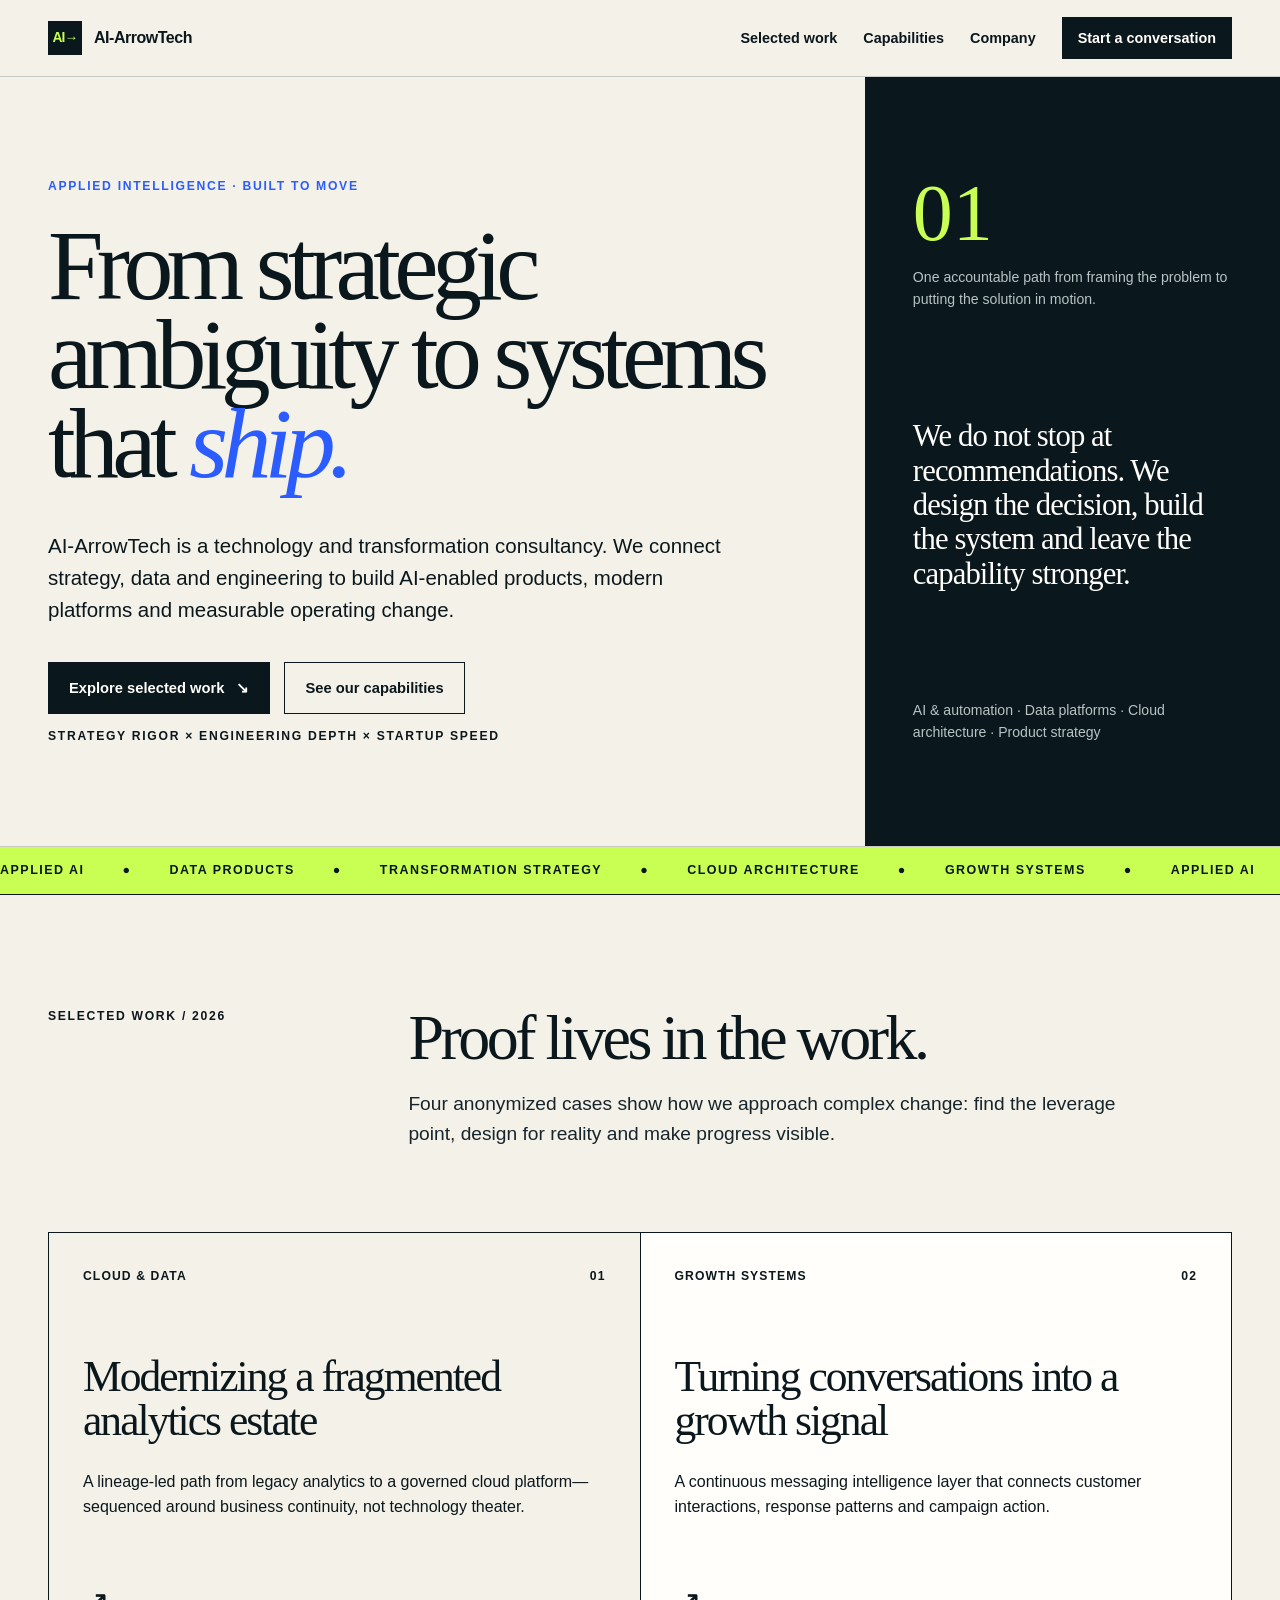
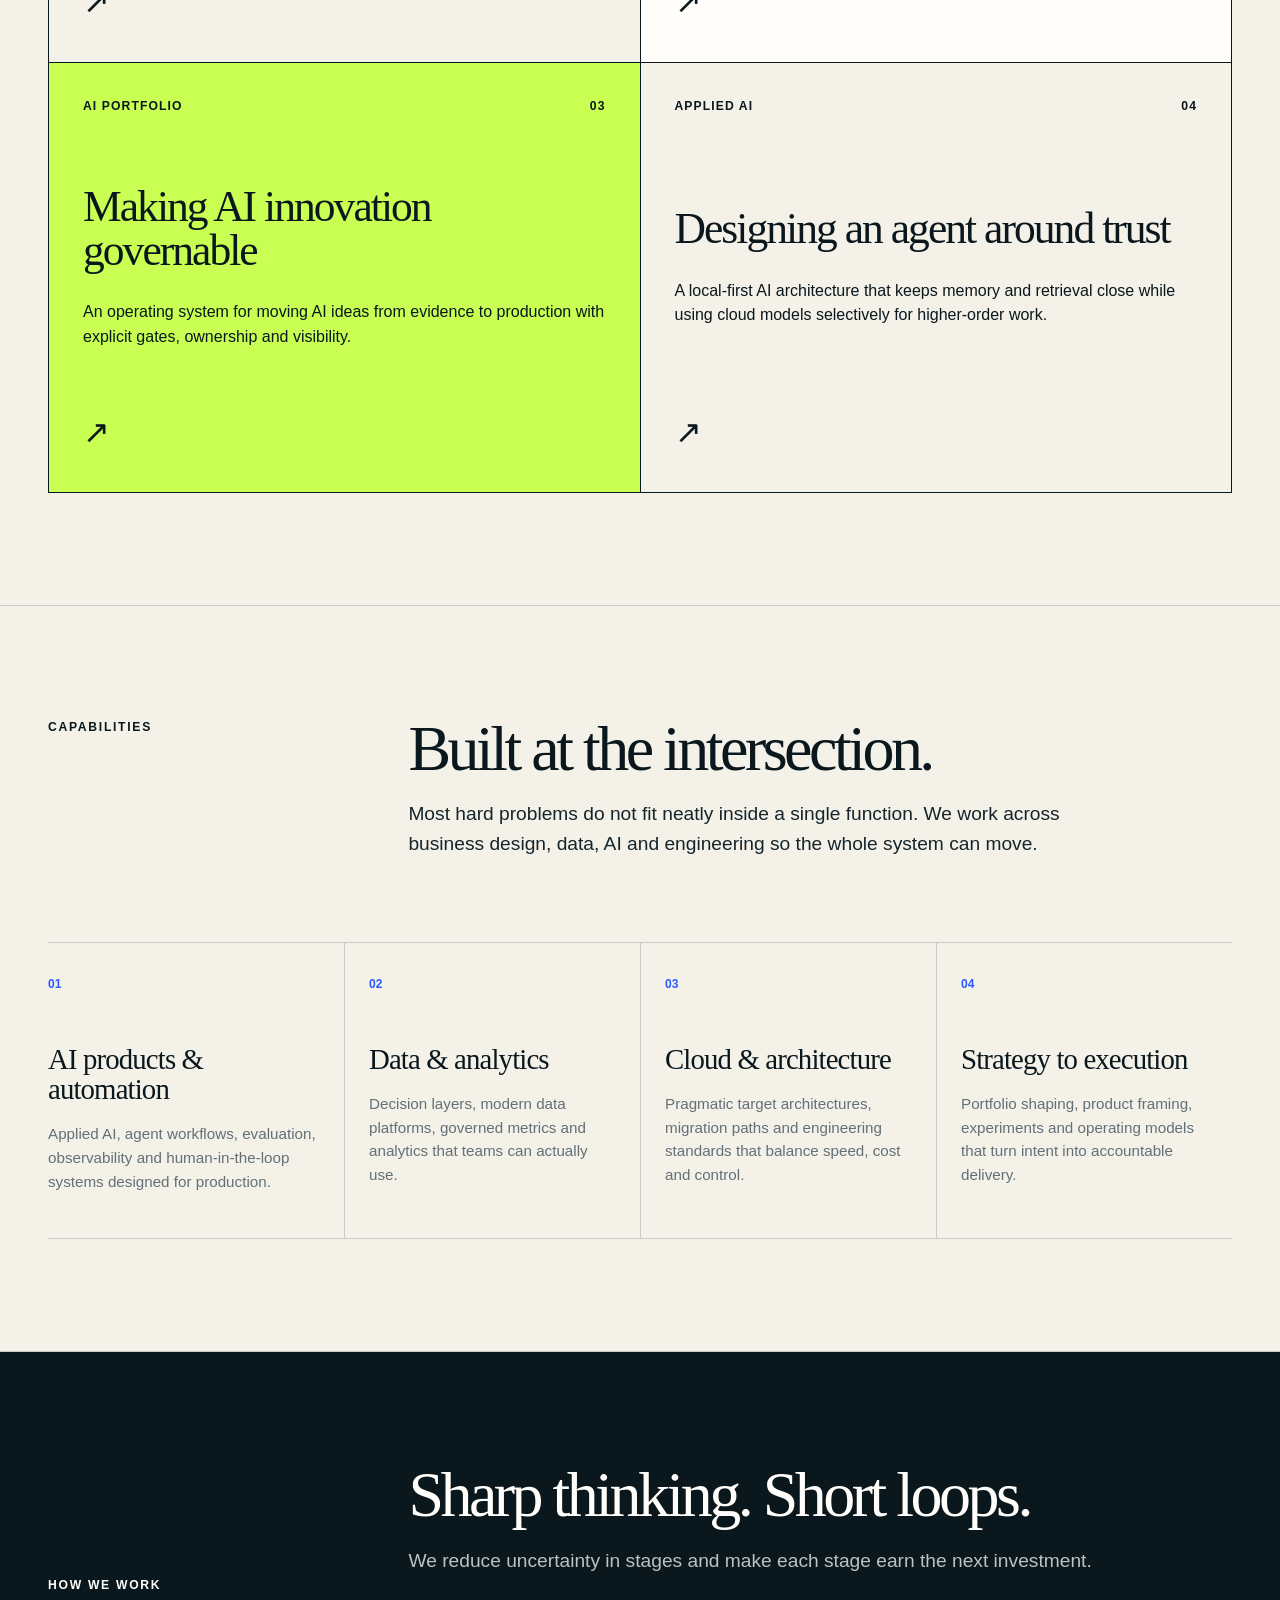
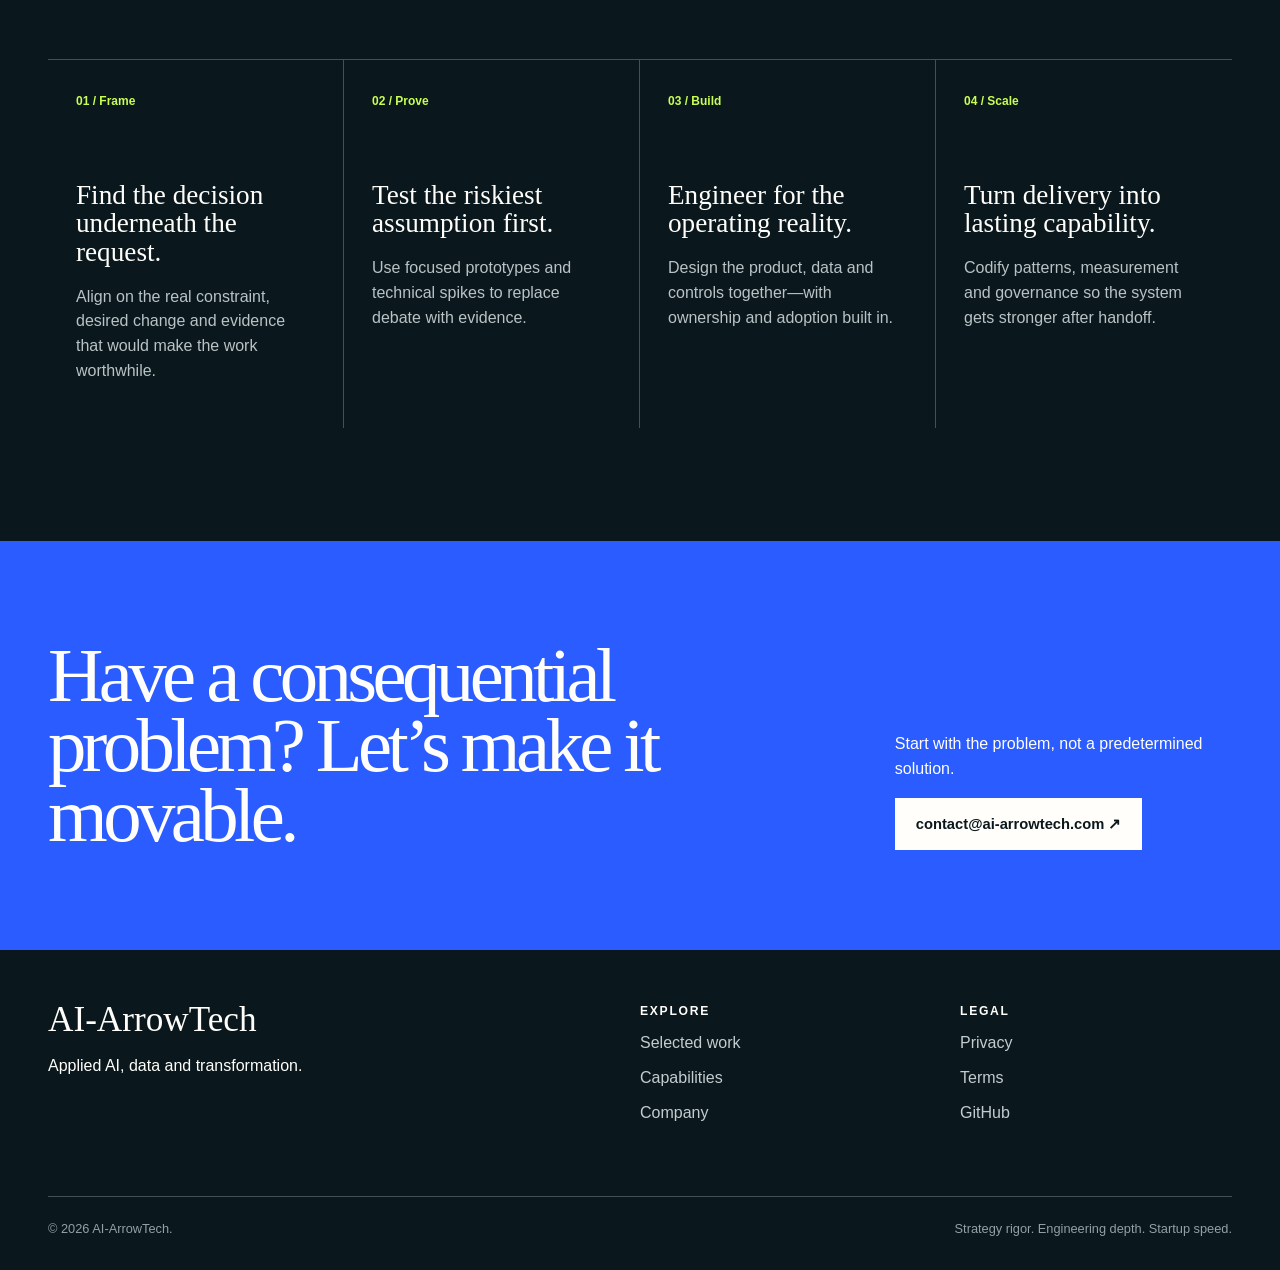
<file: index.html>
<!doctype html>
<html lang="en">
<head>
  <meta charset="utf-8">
  <meta name="viewport" content="width=device-width, initial-scale=1">
  <title>AI-ArrowTech — Applied AI, Data & Transformation</title>
  <meta name="description" content="AI-ArrowTech turns strategic ambiguity into applied AI, data products and transformation programs that ship.">
  <link rel="icon" href="favicon.svg" type="image/svg+xml">
  <link rel="stylesheet" href="styles.css">
</head>
<body>
  <a class="skip-link" href="#main">Skip to content</a>
  <header class="site-header">
    <nav class="nav" aria-label="Primary navigation">
      <a class="brand" href="index.html"><span class="brand-mark">AI→</span><span>AI-ArrowTech</span></a>
      <button class="menu-button" aria-expanded="false" aria-controls="nav-links">Menu</button>
      <div class="nav-links" id="nav-links">
        <a href="#work">Selected work</a><a href="#capabilities">Capabilities</a><a href="company.html">Company</a><a class="nav-cta" href="mailto:contact@ai-arrowtech.com">Start a conversation</a>
      </div>
    </nav>
  </header>

  <main id="main">
    <section class="hero">
      <div class="hero-main">
        <div>
          <span class="eyebrow kicker">Applied intelligence · Built to move</span>
          <h1>From strategic ambiguity to systems that <em>ship.</em></h1>
          <p class="hero-intro">AI-ArrowTech is a technology and transformation consultancy. We connect strategy, data and engineering to build AI-enabled products, modern platforms and measurable operating change.</p>
          <div class="hero-actions">
            <a class="button button-primary" href="#work">Explore selected work <span aria-hidden="true">↘</span></a>
            <a class="button button-ghost" href="#capabilities">See our capabilities</a>
          </div>
        </div>
        <p class="eyebrow">Strategy rigor × engineering depth × startup speed</p>
      </div>
      <aside class="hero-side">
        <div><span class="number">01</span><p class="mini">One accountable path from framing the problem to putting the solution in motion.</p></div>
        <p class="manifesto">We do not stop at recommendations. We design the decision, build the system and leave the capability stronger.</p>
        <p class="mini">AI & automation · Data platforms · Cloud architecture · Product strategy</p>
      </aside>
    </section>

    <div class="marquee" aria-hidden="true"><div class="marquee-track">
      <span>Applied AI</span><span>●</span><span>Data Products</span><span>●</span><span>Transformation Strategy</span><span>●</span><span>Cloud Architecture</span><span>●</span><span>Growth Systems</span><span>●</span><span>Applied AI</span><span>●</span><span>Data Products</span><span>●</span><span>Transformation Strategy</span><span>●</span><span>Cloud Architecture</span><span>●</span><span>Growth Systems</span><span>●</span>
    </div></div>

    <section class="section" id="work">
      <div class="container">
        <div class="section-head">
          <span class="eyebrow">Selected work / 2026</span>
          <div><h2>Proof lives in the work.</h2><p class="section-lead">Four anonymized cases show how we approach complex change: find the leverage point, design for reality and make progress visible.</p></div>
        </div>
        <div class="case-grid">
          <a class="case-card" href="cases/data-platform-modernization.html">
            <div class="case-meta"><span>Cloud & data</span><span>01</span></div>
            <div><h3>Modernizing a fragmented analytics estate</h3><p>A lineage-led path from legacy analytics to a governed cloud platform—sequenced around business continuity, not technology theater.</p></div>
            <span class="case-arrow" aria-hidden="true">↗</span>
          </a>
          <a class="case-card" href="cases/conversation-intelligence.html">
            <div class="case-meta"><span>Growth systems</span><span>02</span></div>
            <div><h3>Turning conversations into a growth signal</h3><p>A continuous messaging intelligence layer that connects customer interactions, response patterns and campaign action.</p></div>
            <span class="case-arrow" aria-hidden="true">↗</span>
          </a>
          <a class="case-card" href="cases/ai-product-operating-system.html">
            <div class="case-meta"><span>AI portfolio</span><span>03</span></div>
            <div><h3>Making AI innovation governable</h3><p>An operating system for moving AI ideas from evidence to production with explicit gates, ownership and visibility.</p></div>
            <span class="case-arrow" aria-hidden="true">↗</span>
          </a>
          <a class="case-card" href="cases/hybrid-agent-architecture.html">
            <div class="case-meta"><span>Applied AI</span><span>04</span></div>
            <div><h3>Designing an agent around trust</h3><p>A local-first AI architecture that keeps memory and retrieval close while using cloud models selectively for higher-order work.</p></div>
            <span class="case-arrow" aria-hidden="true">↗</span>
          </a>
        </div>
      </div>
    </section>

    <section class="section" id="capabilities">
      <div class="container">
        <div class="section-head">
          <span class="eyebrow">Capabilities</span>
          <div><h2>Built at the intersection.</h2><p class="section-lead">Most hard problems do not fit neatly inside a single function. We work across business design, data, AI and engineering so the whole system can move.</p></div>
        </div>
        <div class="capabilities">
          <article class="capability"><span class="index">01</span><h3>AI products & automation</h3><p>Applied AI, agent workflows, evaluation, observability and human-in-the-loop systems designed for production.</p></article>
          <article class="capability"><span class="index">02</span><h3>Data & analytics</h3><p>Decision layers, modern data platforms, governed metrics and analytics that teams can actually use.</p></article>
          <article class="capability"><span class="index">03</span><h3>Cloud & architecture</h3><p>Pragmatic target architectures, migration paths and engineering standards that balance speed, cost and control.</p></article>
          <article class="capability"><span class="index">04</span><h3>Strategy to execution</h3><p>Portfolio shaping, product framing, experiments and operating models that turn intent into accountable delivery.</p></article>
        </div>
      </div>
    </section>

    <section class="section method">
      <div class="container">
        <div class="section-head"><span class="eyebrow">How we work</span><div><h2>Sharp thinking. Short loops.</h2><p class="section-lead">We reduce uncertainty in stages and make each stage earn the next investment.</p></div></div>
        <div class="steps">
          <article class="step"><strong>01 / Frame</strong><h3>Find the decision underneath the request.</h3><p>Align on the real constraint, desired change and evidence that would make the work worthwhile.</p></article>
          <article class="step"><strong>02 / Prove</strong><h3>Test the riskiest assumption first.</h3><p>Use focused prototypes and technical spikes to replace debate with evidence.</p></article>
          <article class="step"><strong>03 / Build</strong><h3>Engineer for the operating reality.</h3><p>Design the product, data and controls together—with ownership and adoption built in.</p></article>
          <article class="step"><strong>04 / Scale</strong><h3>Turn delivery into lasting capability.</h3><p>Codify patterns, measurement and governance so the system gets stronger after handoff.</p></article>
        </div>
      </div>
    </section>

    <section class="cta-band"><div class="container cta-row"><h2>Have a consequential problem? Let’s make it movable.</h2><div><p>Start with the problem, not a predetermined solution.</p><a class="button" href="mailto:contact@ai-arrowtech.com">contact@ai-arrowtech.com ↗</a></div></div></section>
  </main>

  <footer class="site-footer"><div class="container"><div class="footer-grid"><div><div class="footer-brand">AI-ArrowTech</div><p>Applied AI, data and transformation.</p></div><div class="footer-links"><span class="eyebrow">Explore</span><a href="#work">Selected work</a><a href="#capabilities">Capabilities</a><a href="company.html">Company</a></div><div class="footer-links"><span class="eyebrow">Legal</span><a href="privacy.html">Privacy</a><a href="terms.html">Terms</a><a href="https://github.com/AI-ArrowTech">GitHub</a></div></div><div class="footer-bottom"><span>© <span data-year></span> AI-ArrowTech.</span><span>Strategy rigor. Engineering depth. Startup speed.</span></div></div></footer>
  <script src="script.js"></script>
</body>
</html>
</file>
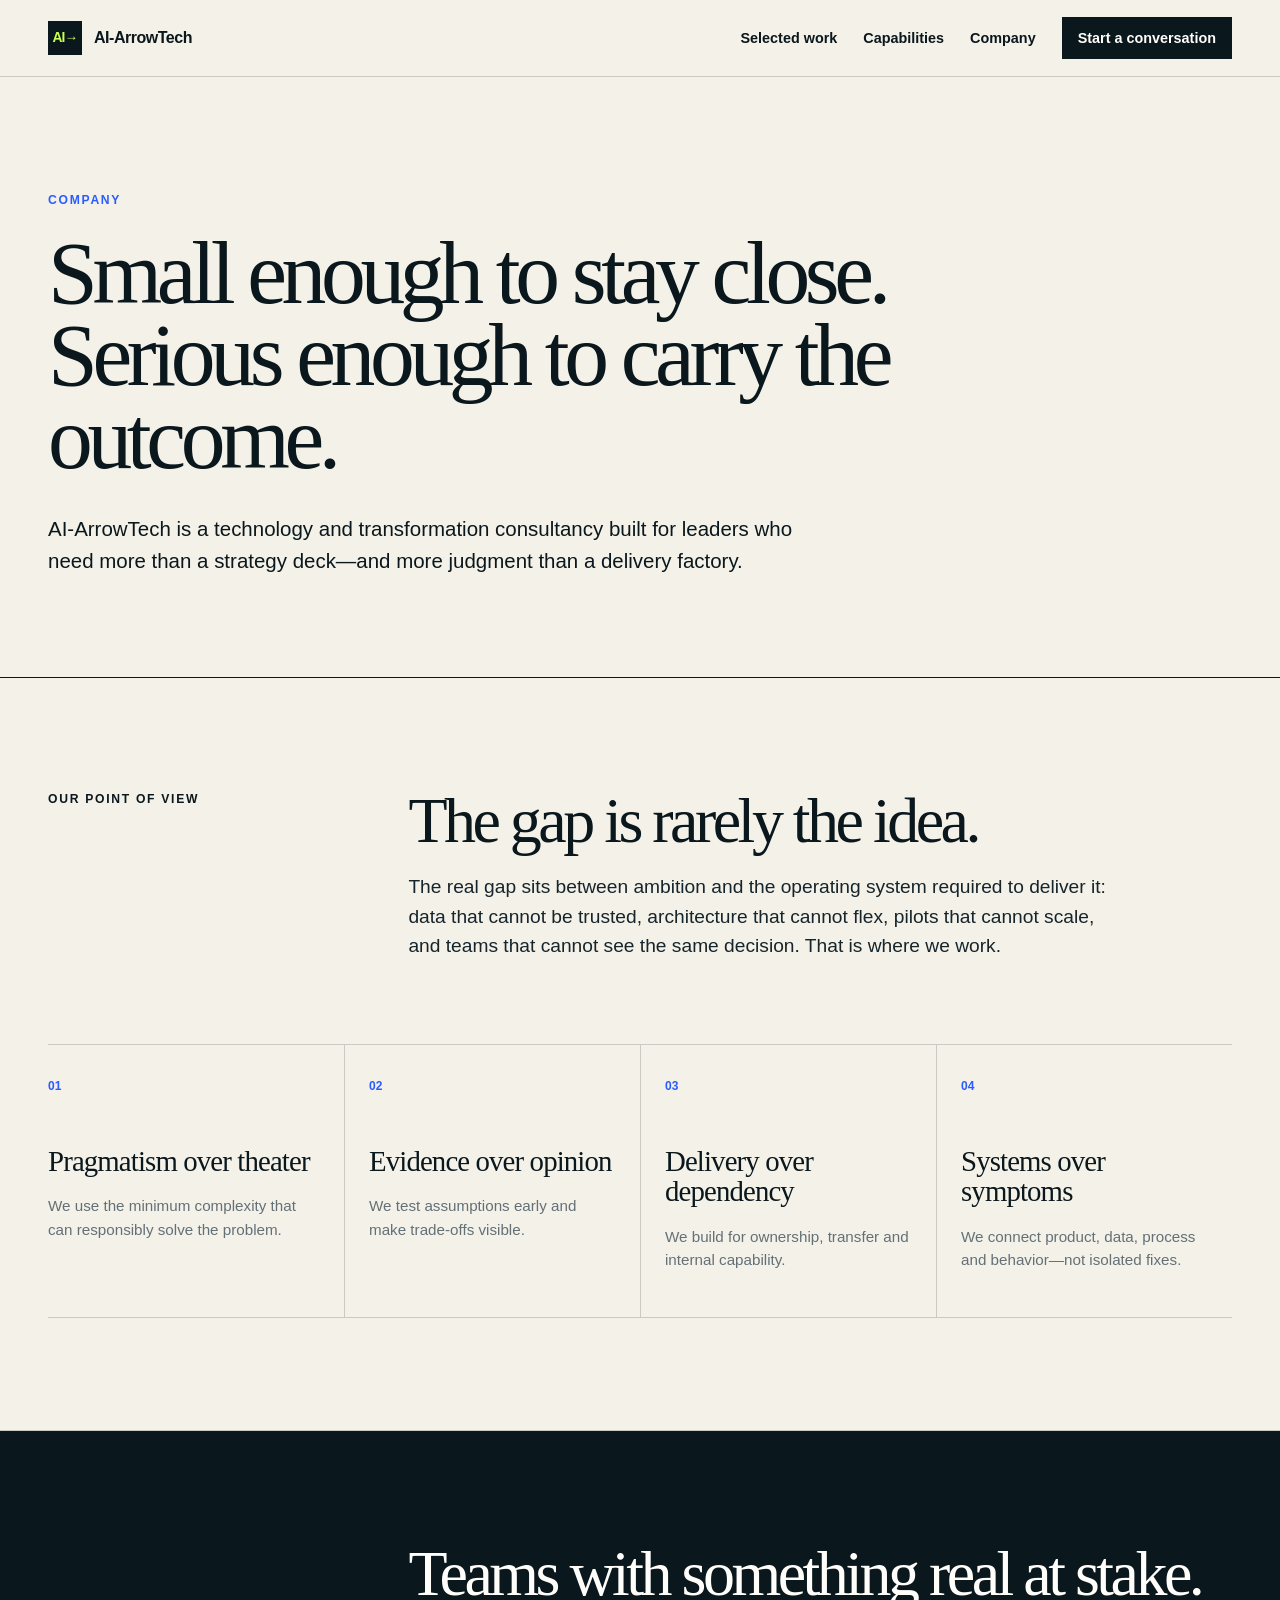
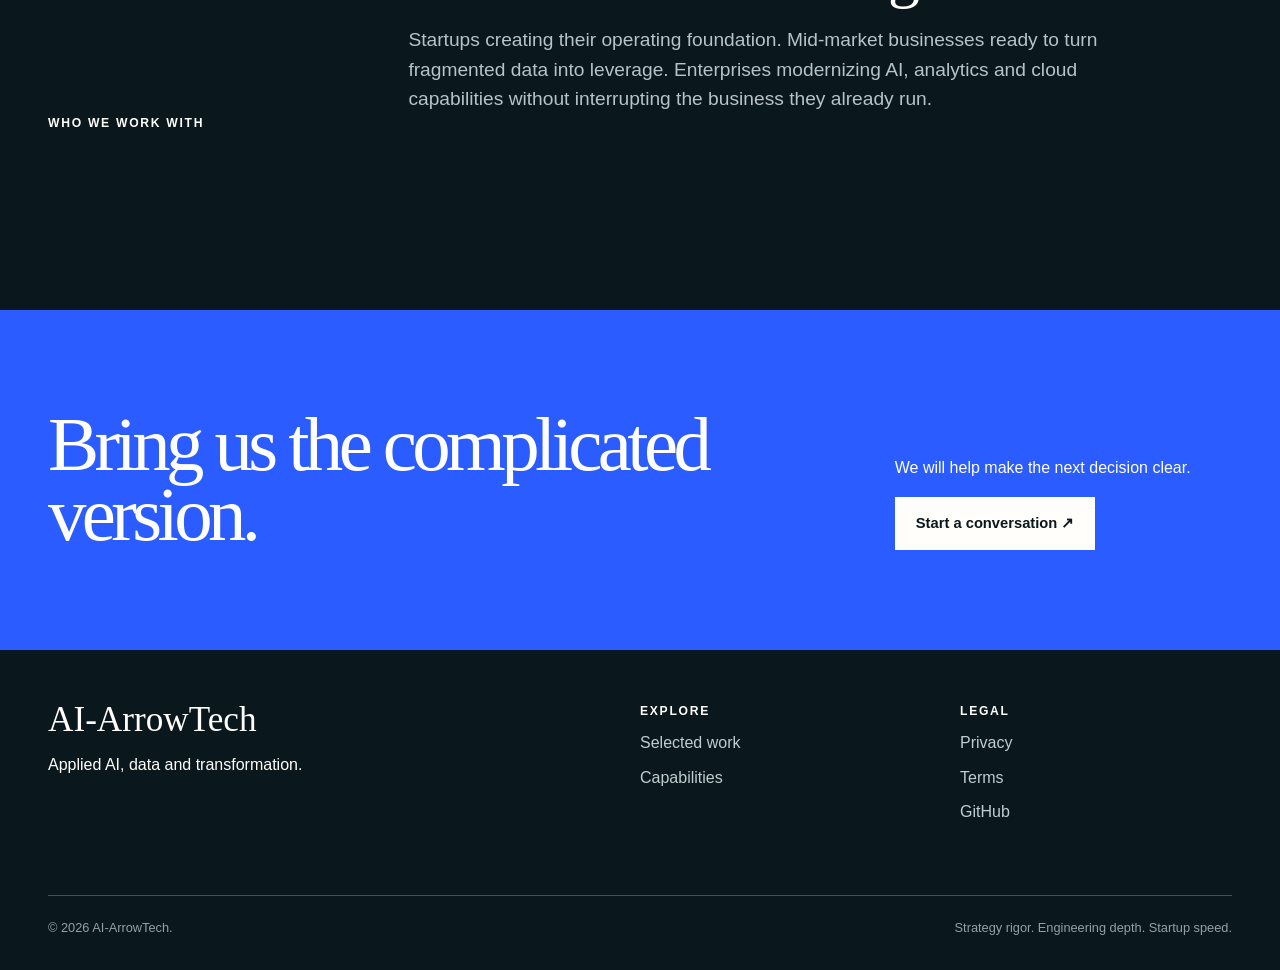
<file: company.html>
<!doctype html><html lang="en"><head><meta charset="utf-8"><meta name="viewport" content="width=device-width,initial-scale=1"><title>Company — AI-ArrowTech</title><meta name="description" content="About AI-ArrowTech, a technology and transformation consultancy for applied AI, data and cloud."><link rel="icon" href="favicon.svg"><link rel="stylesheet" href="styles.css"></head><body>
<a class="skip-link" href="#main">Skip to content</a><header class="site-header"><nav class="nav"><a class="brand" href="index.html"><span class="brand-mark">AI→</span><span>AI-ArrowTech</span></a><button class="menu-button" aria-expanded="false">Menu</button><div class="nav-links"><a href="index.html#work">Selected work</a><a href="index.html#capabilities">Capabilities</a><a href="company.html">Company</a><a class="nav-cta" href="mailto:contact@ai-arrowtech.com">Start a conversation</a></div></nav></header>
<main id="main"><section class="page-hero"><div class="container"><span class="eyebrow kicker">Company</span><h1>Small enough to stay close. Serious enough to carry the outcome.</h1><p class="deck">AI-ArrowTech is a technology and transformation consultancy built for leaders who need more than a strategy deck—and more judgment than a delivery factory.</p></div></section>
<section class="section"><div class="container"><div class="section-head"><span class="eyebrow">Our point of view</span><div><h2>The gap is rarely the idea.</h2><p class="section-lead">The real gap sits between ambition and the operating system required to deliver it: data that cannot be trusted, architecture that cannot flex, pilots that cannot scale, and teams that cannot see the same decision. That is where we work.</p></div></div><div class="capabilities"><article class="capability"><span class="index">01</span><h3>Pragmatism over theater</h3><p>We use the minimum complexity that can responsibly solve the problem.</p></article><article class="capability"><span class="index">02</span><h3>Evidence over opinion</h3><p>We test assumptions early and make trade-offs visible.</p></article><article class="capability"><span class="index">03</span><h3>Delivery over dependency</h3><p>We build for ownership, transfer and internal capability.</p></article><article class="capability"><span class="index">04</span><h3>Systems over symptoms</h3><p>We connect product, data, process and behavior—not isolated fixes.</p></article></div></div></section>
<section class="section method"><div class="container"><div class="section-head"><span class="eyebrow">Who we work with</span><div><h2>Teams with something real at stake.</h2><p class="section-lead">Startups creating their operating foundation. Mid-market businesses ready to turn fragmented data into leverage. Enterprises modernizing AI, analytics and cloud capabilities without interrupting the business they already run.</p></div></div></div></section>
<section class="cta-band"><div class="container cta-row"><h2>Bring us the complicated version.</h2><div><p>We will help make the next decision clear.</p><a class="button" href="mailto:contact@ai-arrowtech.com">Start a conversation ↗</a></div></div></section></main>
<footer class="site-footer"><div class="container"><div class="footer-grid"><div><div class="footer-brand">AI-ArrowTech</div><p>Applied AI, data and transformation.</p></div><div class="footer-links"><span class="eyebrow">Explore</span><a href="index.html#work">Selected work</a><a href="index.html#capabilities">Capabilities</a></div><div class="footer-links"><span class="eyebrow">Legal</span><a href="privacy.html">Privacy</a><a href="terms.html">Terms</a><a href="https://github.com/AI-ArrowTech">GitHub</a></div></div><div class="footer-bottom"><span>© <span data-year></span> AI-ArrowTech.</span><span>Strategy rigor. Engineering depth. Startup speed.</span></div></div></footer><script src="script.js"></script></body></html>
</file>
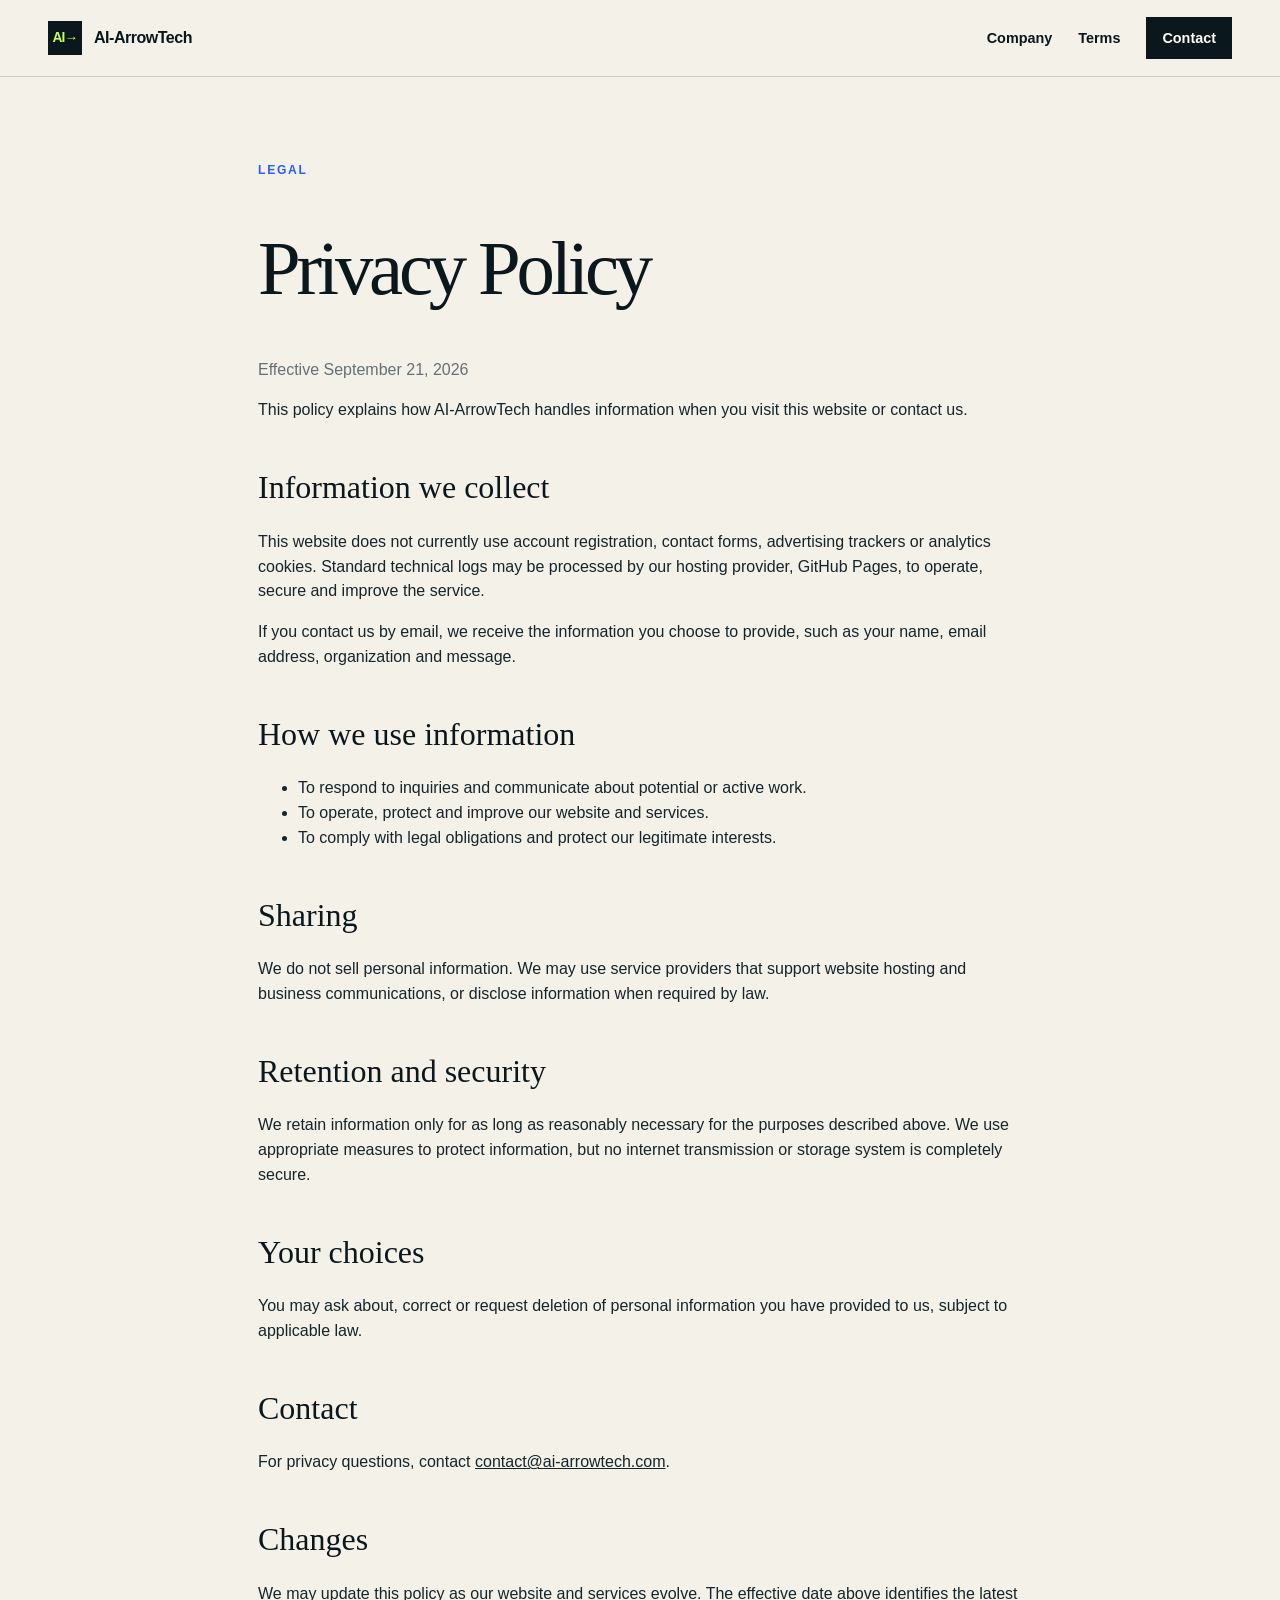
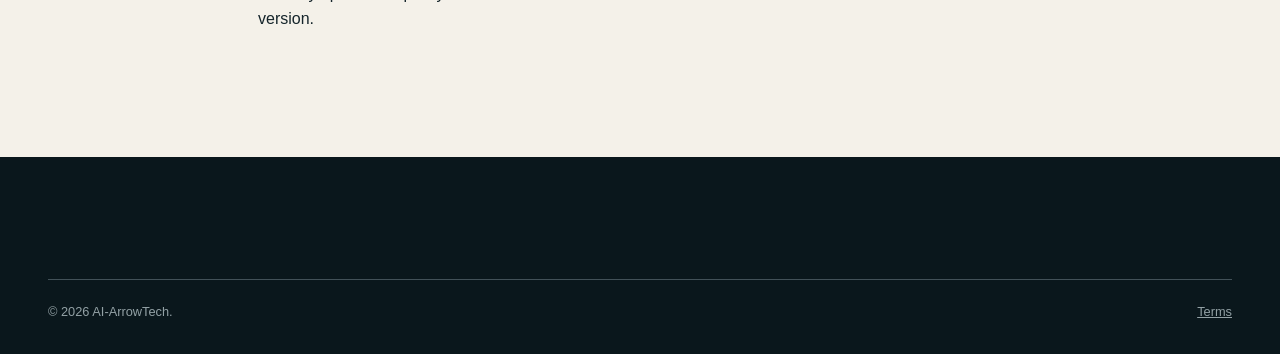
<file: privacy.html>
<!doctype html><html lang="en"><head><meta charset="utf-8"><meta name="viewport" content="width=device-width,initial-scale=1"><title>Privacy Policy — AI-ArrowTech</title><meta name="description" content="AI-ArrowTech website privacy policy."><link rel="icon" href="favicon.svg"><link rel="stylesheet" href="styles.css"></head><body><header class="site-header"><nav class="nav"><a class="brand" href="index.html"><span class="brand-mark">AI→</span><span>AI-ArrowTech</span></a><div class="nav-links"><a href="company.html">Company</a><a href="terms.html">Terms</a><a class="nav-cta" href="mailto:contact@ai-arrowtech.com">Contact</a></div></nav></header><main class="container legal"><span class="eyebrow kicker">Legal</span><h1>Privacy Policy</h1><p class="updated">Effective September 21, 2026</p><p>This policy explains how AI-ArrowTech handles information when you visit this website or contact us.</p><h2>Information we collect</h2><p>This website does not currently use account registration, contact forms, advertising trackers or analytics cookies. Standard technical logs may be processed by our hosting provider, GitHub Pages, to operate, secure and improve the service.</p><p>If you contact us by email, we receive the information you choose to provide, such as your name, email address, organization and message.</p><h2>How we use information</h2><ul><li>To respond to inquiries and communicate about potential or active work.</li><li>To operate, protect and improve our website and services.</li><li>To comply with legal obligations and protect our legitimate interests.</li></ul><h2>Sharing</h2><p>We do not sell personal information. We may use service providers that support website hosting and business communications, or disclose information when required by law.</p><h2>Retention and security</h2><p>We retain information only for as long as reasonably necessary for the purposes described above. We use appropriate measures to protect information, but no internet transmission or storage system is completely secure.</p><h2>Your choices</h2><p>You may ask about, correct or request deletion of personal information you have provided to us, subject to applicable law.</p><h2>Contact</h2><p>For privacy questions, contact <a href="mailto:contact@ai-arrowtech.com">contact@ai-arrowtech.com</a>.</p><h2>Changes</h2><p>We may update this policy as our website and services evolve. The effective date above identifies the latest version.</p></main><footer class="site-footer"><div class="container"><div class="footer-bottom"><span>© <span data-year></span> AI-ArrowTech.</span><span><a href="terms.html">Terms</a></span></div></div></footer><script src="script.js"></script></body></html>
</file>
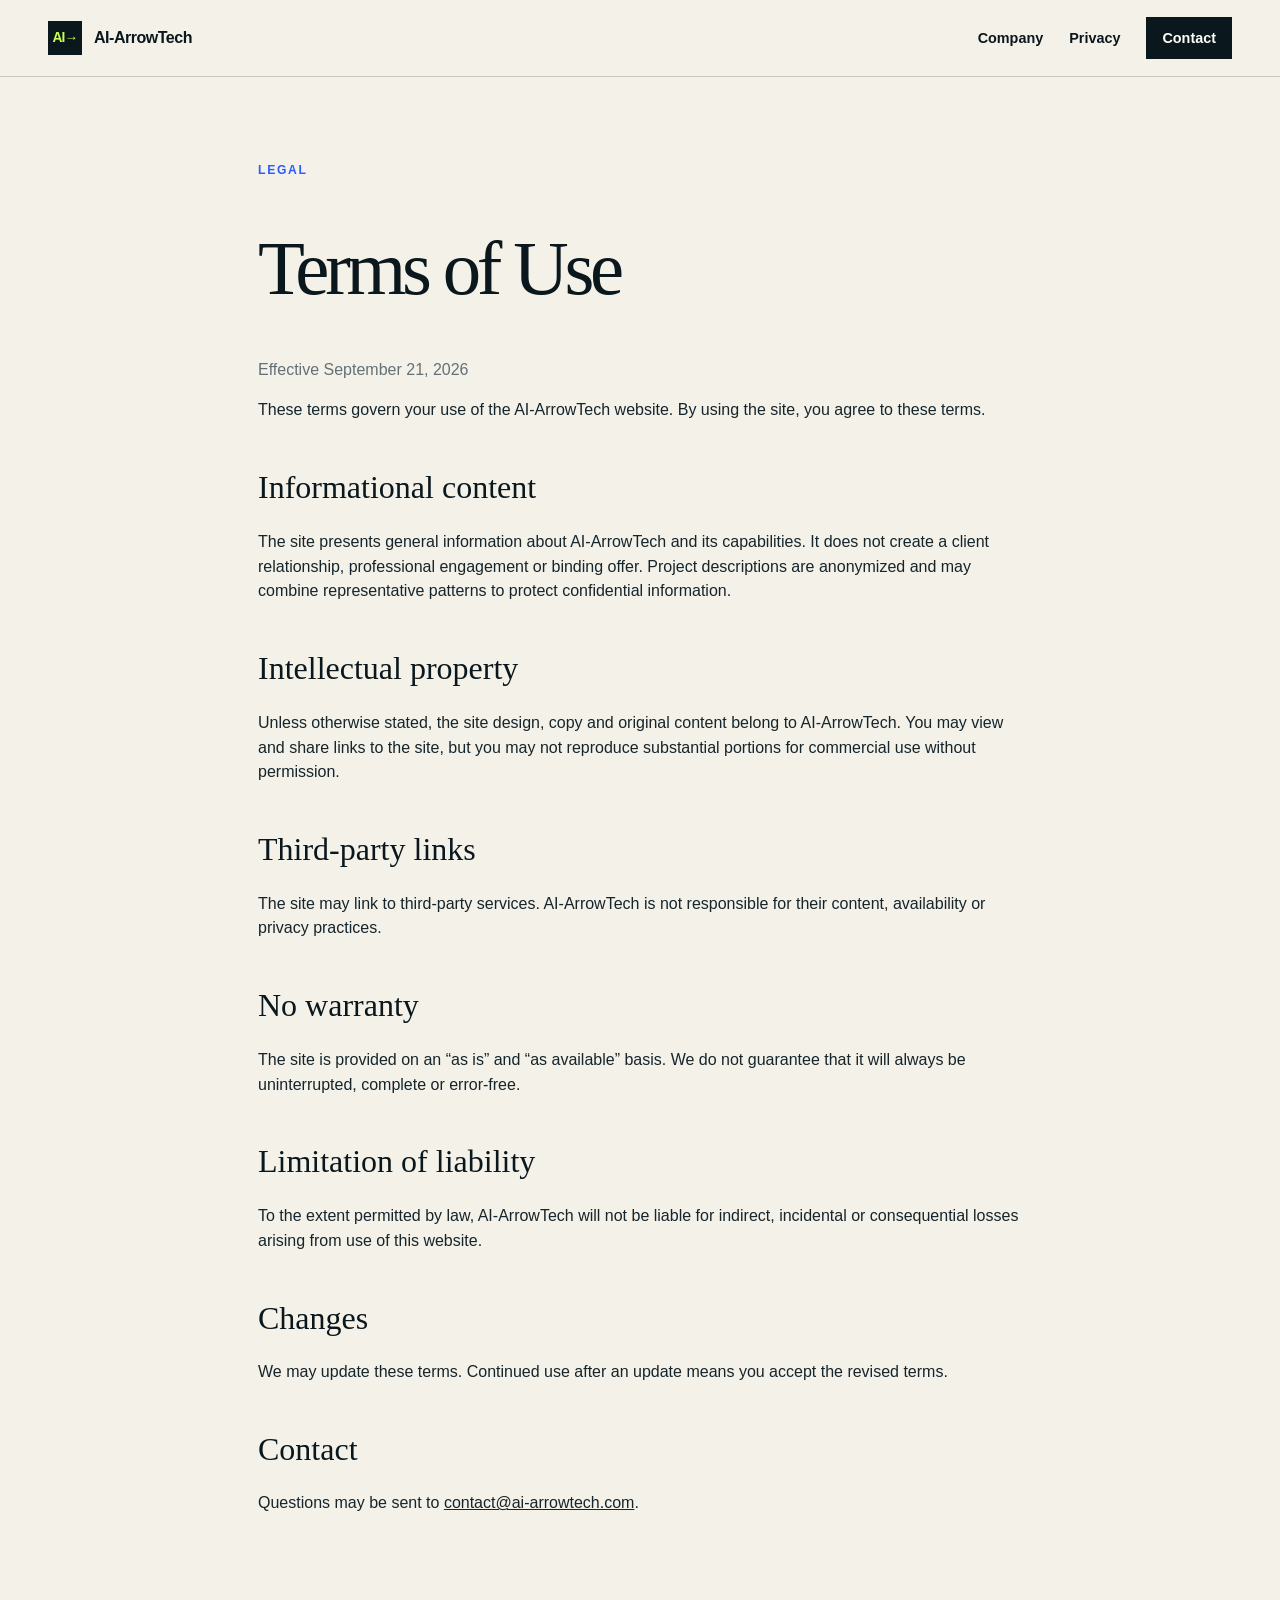
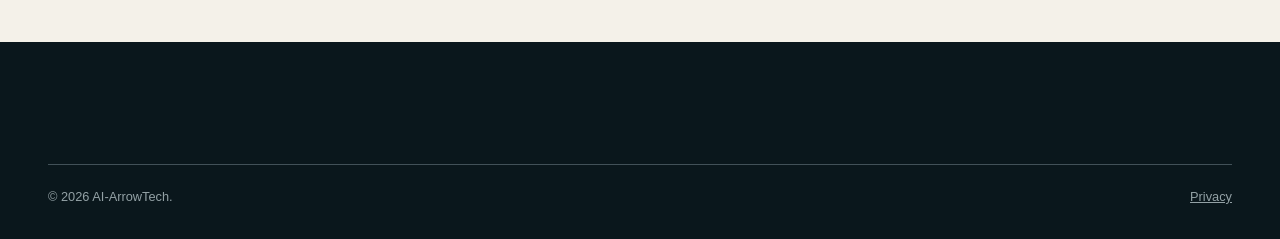
<file: terms.html>
<!doctype html><html lang="en"><head><meta charset="utf-8"><meta name="viewport" content="width=device-width,initial-scale=1"><title>Terms of Use — AI-ArrowTech</title><meta name="description" content="AI-ArrowTech website terms of use."><link rel="icon" href="favicon.svg"><link rel="stylesheet" href="styles.css"></head><body><header class="site-header"><nav class="nav"><a class="brand" href="index.html"><span class="brand-mark">AI→</span><span>AI-ArrowTech</span></a><div class="nav-links"><a href="company.html">Company</a><a href="privacy.html">Privacy</a><a class="nav-cta" href="mailto:contact@ai-arrowtech.com">Contact</a></div></nav></header><main class="container legal"><span class="eyebrow kicker">Legal</span><h1>Terms of Use</h1><p class="updated">Effective September 21, 2026</p><p>These terms govern your use of the AI-ArrowTech website. By using the site, you agree to these terms.</p><h2>Informational content</h2><p>The site presents general information about AI-ArrowTech and its capabilities. It does not create a client relationship, professional engagement or binding offer. Project descriptions are anonymized and may combine representative patterns to protect confidential information.</p><h2>Intellectual property</h2><p>Unless otherwise stated, the site design, copy and original content belong to AI-ArrowTech. You may view and share links to the site, but you may not reproduce substantial portions for commercial use without permission.</p><h2>Third-party links</h2><p>The site may link to third-party services. AI-ArrowTech is not responsible for their content, availability or privacy practices.</p><h2>No warranty</h2><p>The site is provided on an “as is” and “as available” basis. We do not guarantee that it will always be uninterrupted, complete or error-free.</p><h2>Limitation of liability</h2><p>To the extent permitted by law, AI-ArrowTech will not be liable for indirect, incidental or consequential losses arising from use of this website.</p><h2>Changes</h2><p>We may update these terms. Continued use after an update means you accept the revised terms.</p><h2>Contact</h2><p>Questions may be sent to <a href="mailto:contact@ai-arrowtech.com">contact@ai-arrowtech.com</a>.</p></main><footer class="site-footer"><div class="container"><div class="footer-bottom"><span>© <span data-year></span> AI-ArrowTech.</span><span><a href="privacy.html">Privacy</a></span></div></div></footer><script src="script.js"></script></body></html>
</file>
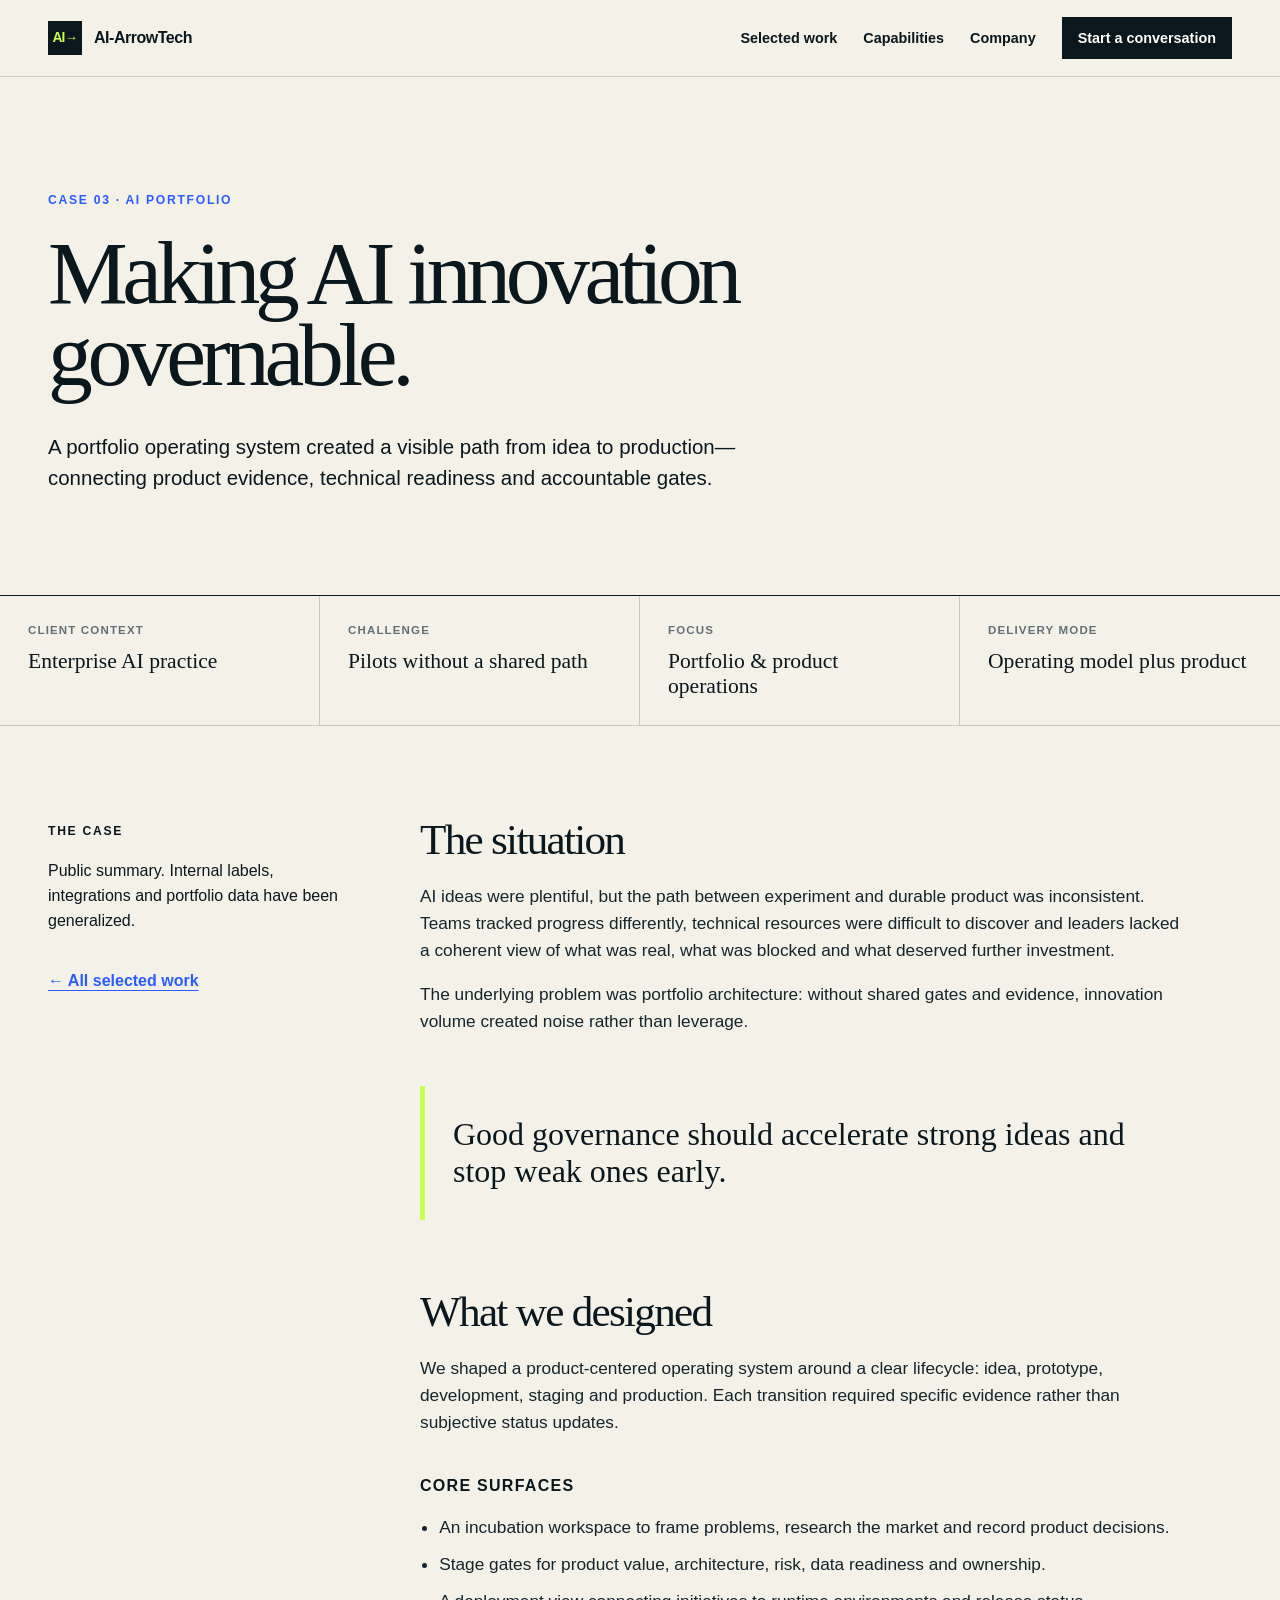
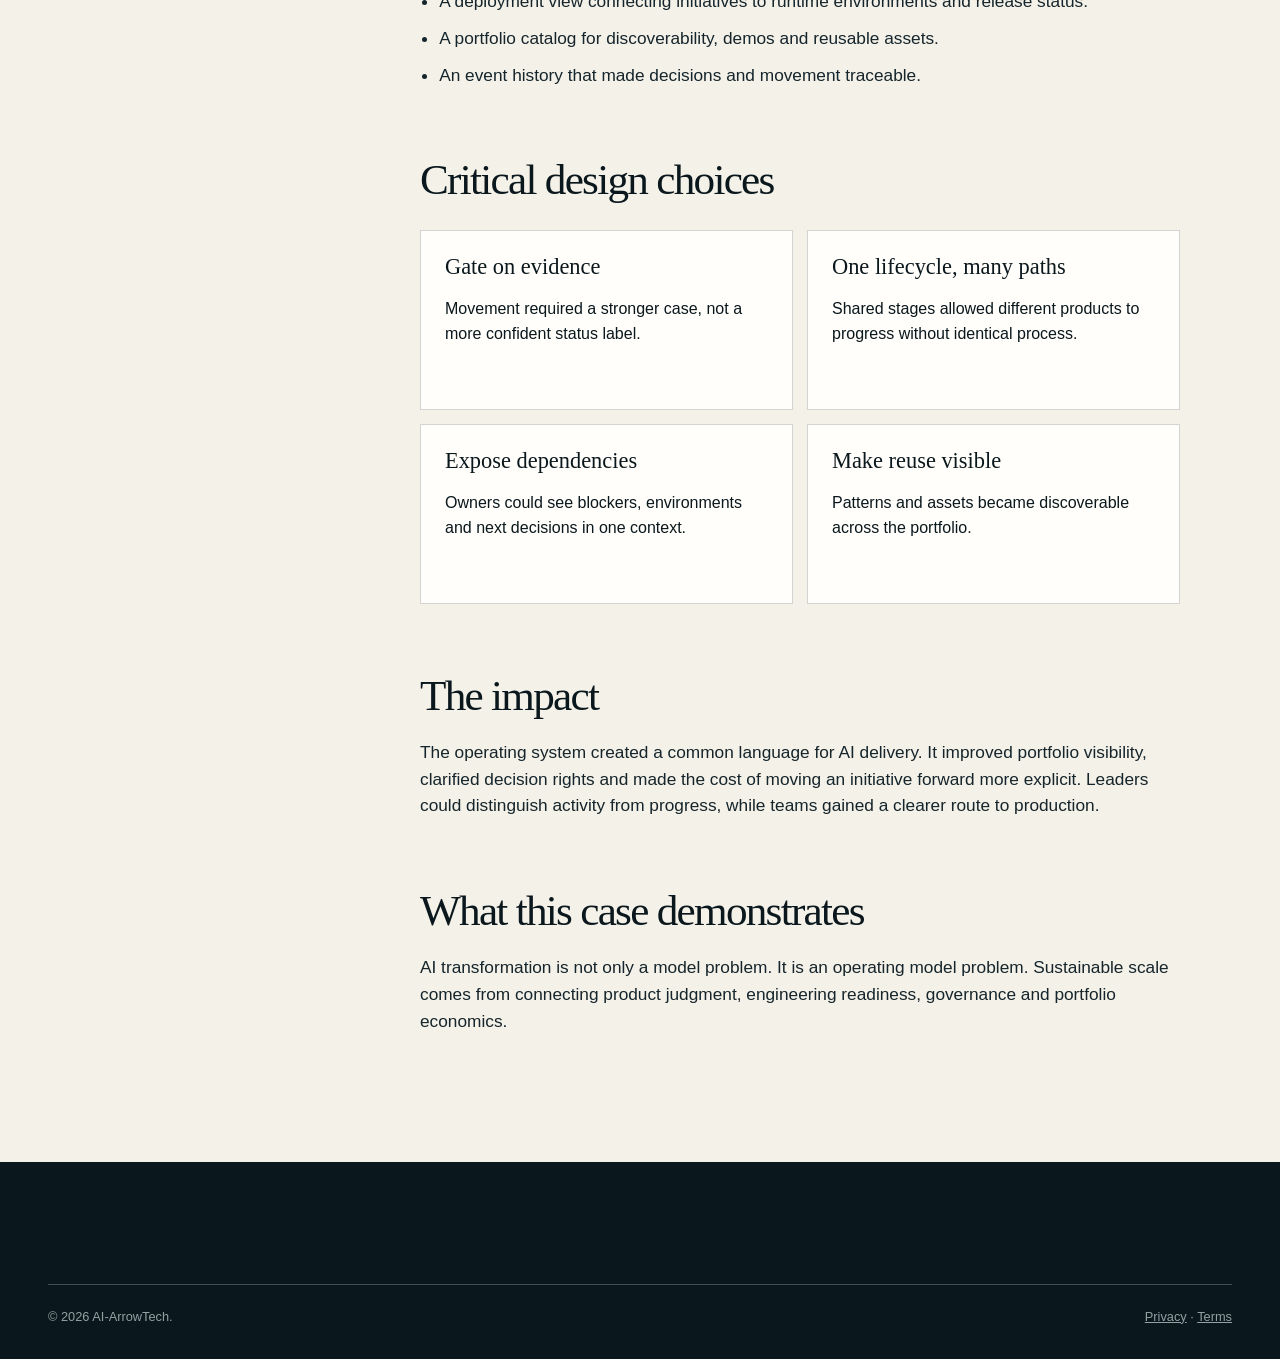
<file: cases/ai-product-operating-system.html>
<!doctype html><html lang="en"><head><meta charset="utf-8"><meta name="viewport" content="width=device-width,initial-scale=1"><title>AI Product Operating System — AI-ArrowTech</title><meta name="description" content="An anonymized case study in governing an AI innovation portfolio from idea to production."><link rel="icon" href="../favicon.svg"><link rel="stylesheet" href="../styles.css"></head><body>
<a class="skip-link" href="#main">Skip to content</a><header class="site-header"><nav class="nav"><a class="brand" href="../index.html"><span class="brand-mark">AI→</span><span>AI-ArrowTech</span></a><button class="menu-button" aria-expanded="false">Menu</button><div class="nav-links"><a href="../index.html#work">Selected work</a><a href="../index.html#capabilities">Capabilities</a><a href="../company.html">Company</a><a class="nav-cta" href="mailto:contact@ai-arrowtech.com">Start a conversation</a></div></nav></header>
<main id="main"><section class="page-hero"><div class="container"><span class="eyebrow kicker">Case 03 · AI portfolio</span><h1>Making AI innovation governable.</h1><p class="deck">A portfolio operating system created a visible path from idea to production—connecting product evidence, technical readiness and accountable gates.</p></div></section><div class="case-strip"><div class="case-stat"><span>Client context</span><strong>Enterprise AI practice</strong></div><div class="case-stat"><span>Challenge</span><strong>Pilots without a shared path</strong></div><div class="case-stat"><span>Focus</span><strong>Portfolio & product operations</strong></div><div class="case-stat"><span>Delivery mode</span><strong>Operating model plus product</strong></div></div>
<div class="container case-body"><aside class="case-aside"><span class="eyebrow">The case</span><p>Public summary. Internal labels, integrations and portfolio data have been generalized.</p><a href="../index.html#work">← All selected work</a></aside><article class="prose">
<h2>The situation</h2><p>AI ideas were plentiful, but the path between experiment and durable product was inconsistent. Teams tracked progress differently, technical resources were difficult to discover and leaders lacked a coherent view of what was real, what was blocked and what deserved further investment.</p><p>The underlying problem was portfolio architecture: without shared gates and evidence, innovation volume created noise rather than leverage.</p>
<blockquote>Good governance should accelerate strong ideas and stop weak ones early.</blockquote>
<h2>What we designed</h2><p>We shaped a product-centered operating system around a clear lifecycle: idea, prototype, development, staging and production. Each transition required specific evidence rather than subjective status updates.</p><h3>Core surfaces</h3><ul><li>An incubation workspace to frame problems, research the market and record product decisions.</li><li>Stage gates for product value, architecture, risk, data readiness and ownership.</li><li>A deployment view connecting initiatives to runtime environments and release status.</li><li>A portfolio catalog for discoverability, demos and reusable assets.</li><li>An event history that made decisions and movement traceable.</li></ul>
<h2>Critical design choices</h2><div class="outcome-grid"><div class="outcome"><strong>Gate on evidence</strong><span>Movement required a stronger case, not a more confident status label.</span></div><div class="outcome"><strong>One lifecycle, many paths</strong><span>Shared stages allowed different products to progress without identical process.</span></div><div class="outcome"><strong>Expose dependencies</strong><span>Owners could see blockers, environments and next decisions in one context.</span></div><div class="outcome"><strong>Make reuse visible</strong><span>Patterns and assets became discoverable across the portfolio.</span></div></div>
<h2>The impact</h2><p>The operating system created a common language for AI delivery. It improved portfolio visibility, clarified decision rights and made the cost of moving an initiative forward more explicit. Leaders could distinguish activity from progress, while teams gained a clearer route to production.</p><h2>What this case demonstrates</h2><p>AI transformation is not only a model problem. It is an operating model problem. Sustainable scale comes from connecting product judgment, engineering readiness, governance and portfolio economics.</p>
</article></div></main><footer class="site-footer"><div class="container"><div class="footer-bottom"><span>© <span data-year></span> AI-ArrowTech.</span><span><a href="../privacy.html">Privacy</a> · <a href="../terms.html">Terms</a></span></div></div></footer><script src="../script.js"></script></body></html>
</file>
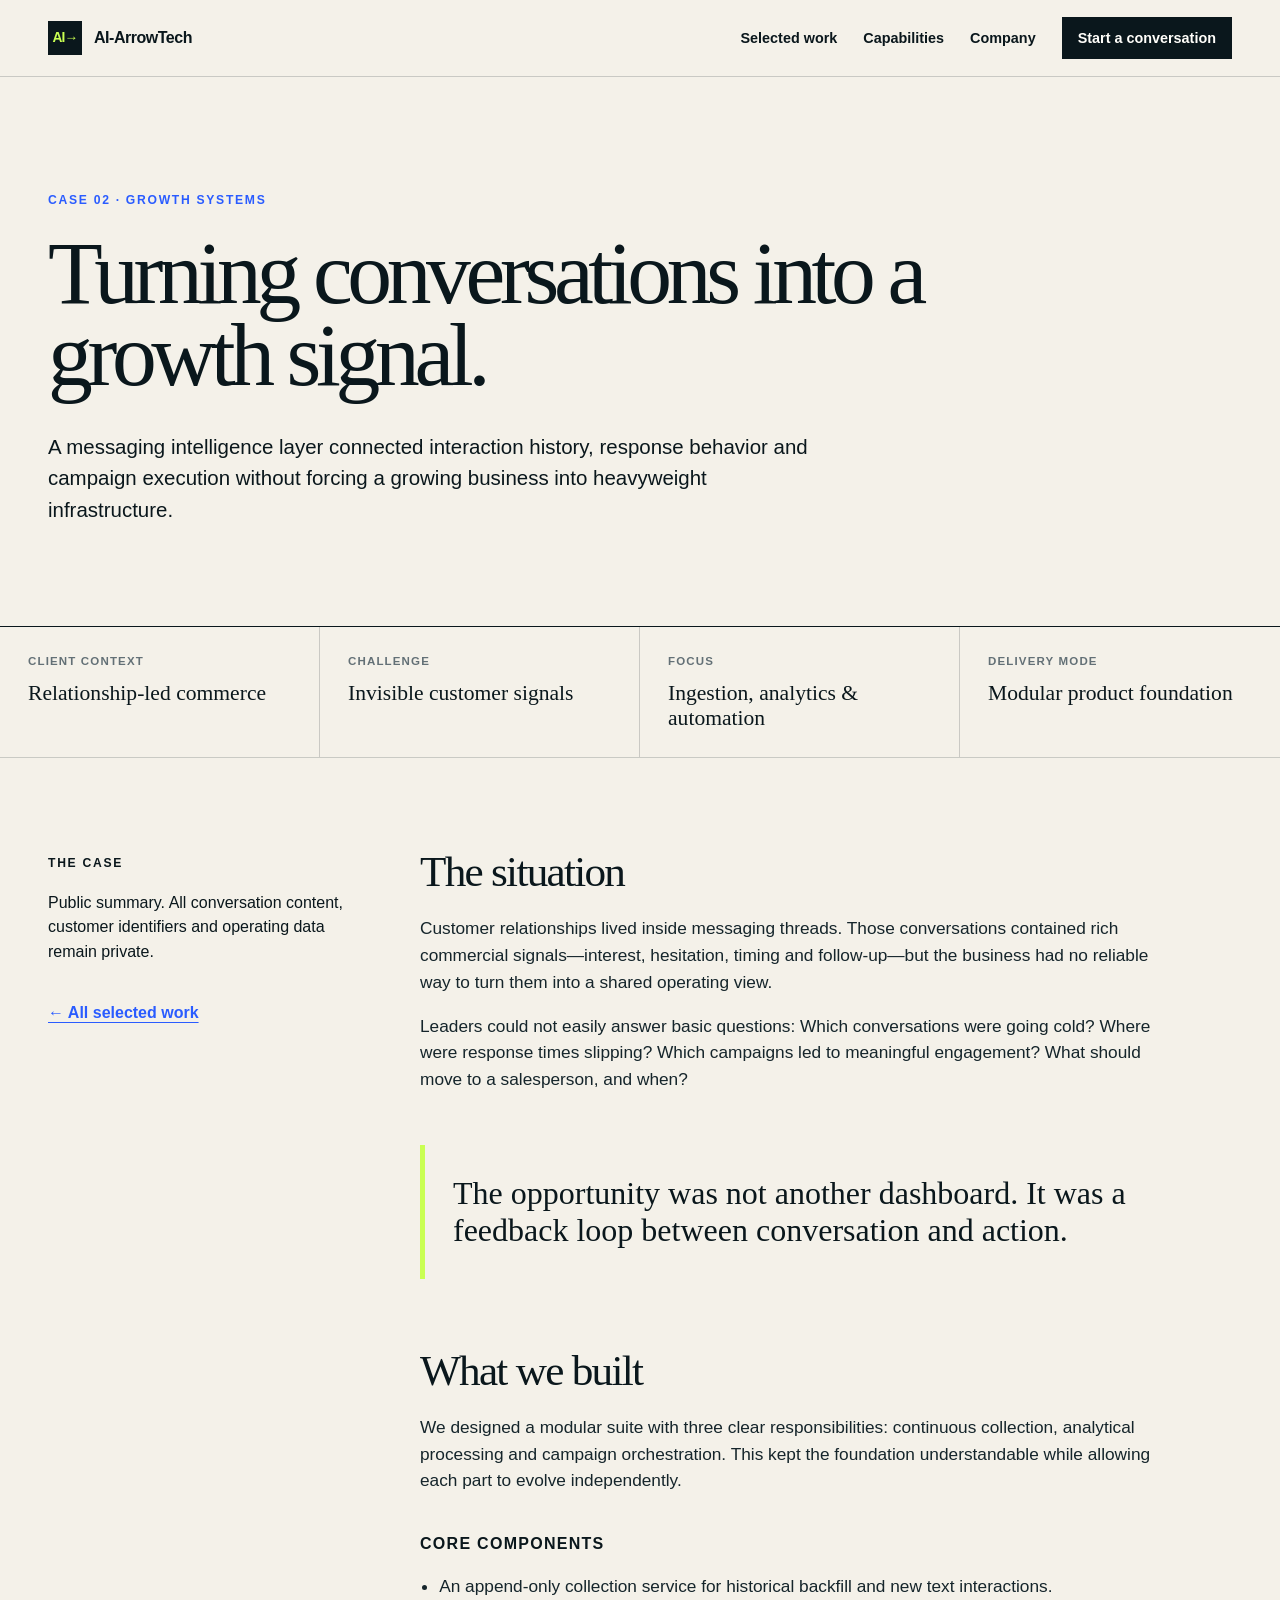
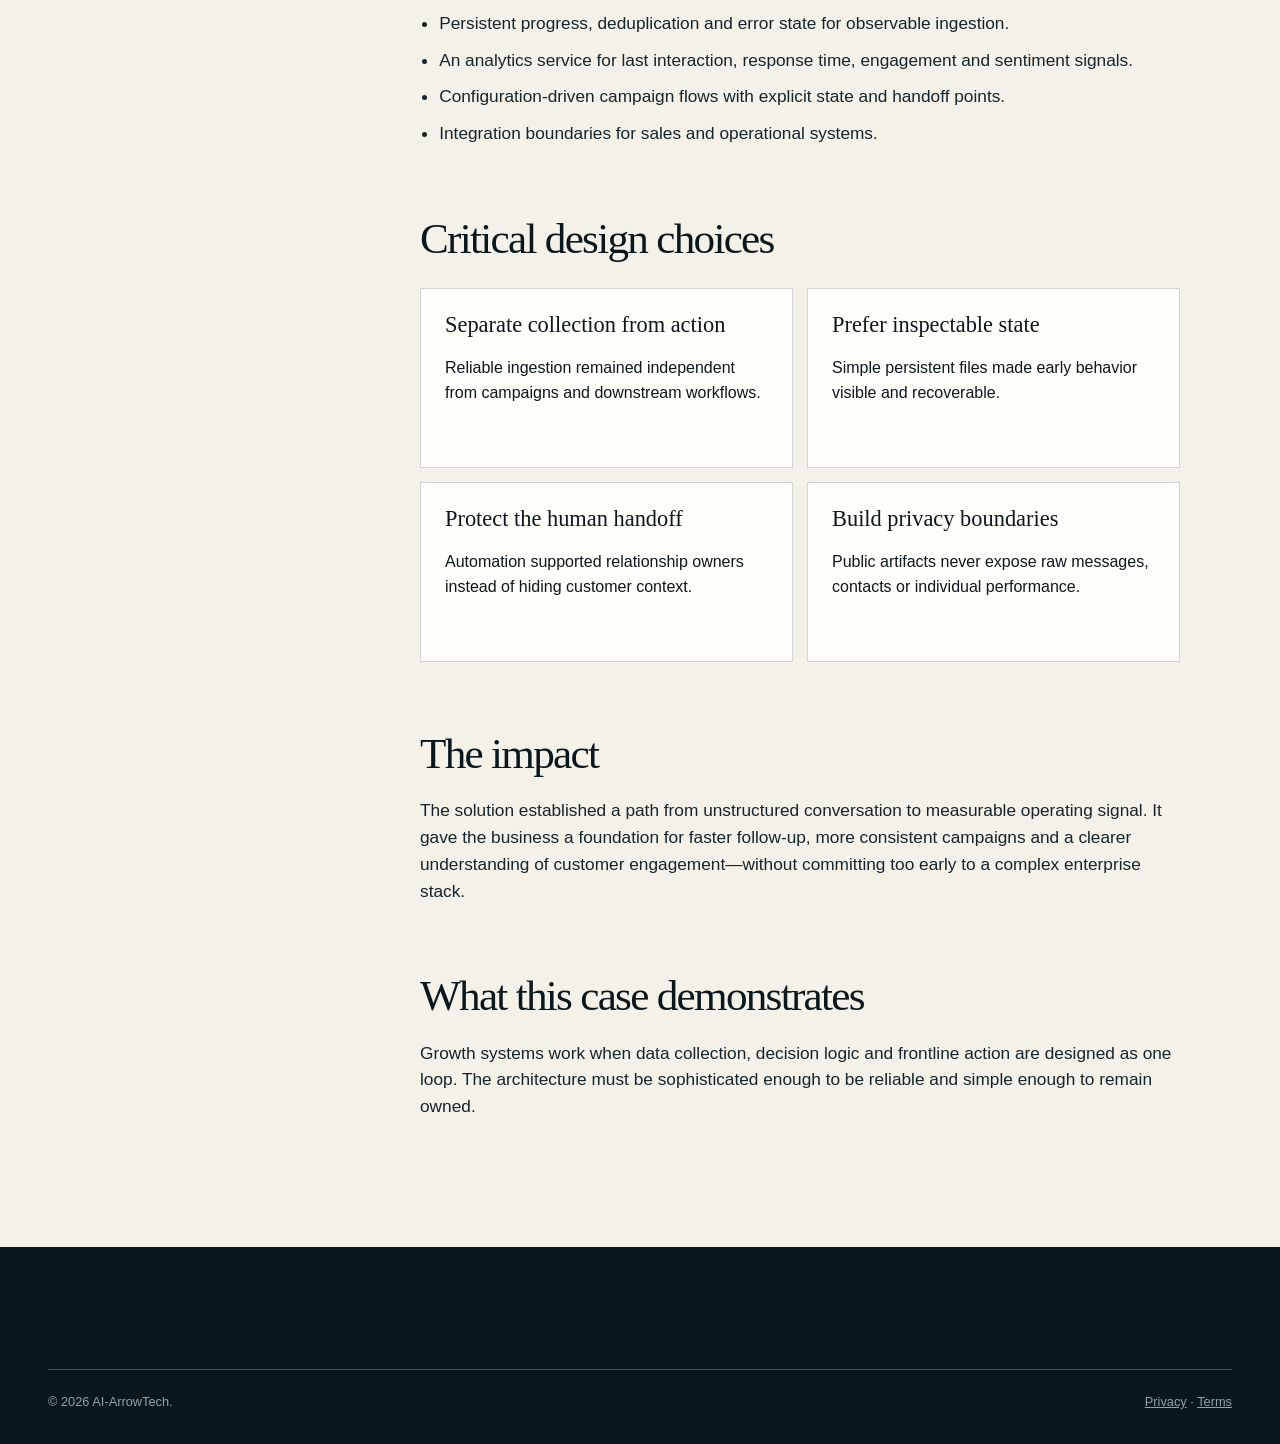
<file: cases/conversation-intelligence.html>
<!doctype html><html lang="en"><head><meta charset="utf-8"><meta name="viewport" content="width=device-width,initial-scale=1"><title>Conversation Intelligence — AI-ArrowTech</title><meta name="description" content="An anonymized case study in turning messaging interactions into measurable growth signals and operational action."><link rel="icon" href="../favicon.svg"><link rel="stylesheet" href="../styles.css"></head><body>
<a class="skip-link" href="#main">Skip to content</a><header class="site-header"><nav class="nav"><a class="brand" href="../index.html"><span class="brand-mark">AI→</span><span>AI-ArrowTech</span></a><button class="menu-button" aria-expanded="false">Menu</button><div class="nav-links"><a href="../index.html#work">Selected work</a><a href="../index.html#capabilities">Capabilities</a><a href="../company.html">Company</a><a class="nav-cta" href="mailto:contact@ai-arrowtech.com">Start a conversation</a></div></nav></header>
<main id="main"><section class="page-hero"><div class="container"><span class="eyebrow kicker">Case 02 · Growth systems</span><h1>Turning conversations into a growth signal.</h1><p class="deck">A messaging intelligence layer connected interaction history, response behavior and campaign execution without forcing a growing business into heavyweight infrastructure.</p></div></section><div class="case-strip"><div class="case-stat"><span>Client context</span><strong>Relationship-led commerce</strong></div><div class="case-stat"><span>Challenge</span><strong>Invisible customer signals</strong></div><div class="case-stat"><span>Focus</span><strong>Ingestion, analytics & automation</strong></div><div class="case-stat"><span>Delivery mode</span><strong>Modular product foundation</strong></div></div>
<div class="container case-body"><aside class="case-aside"><span class="eyebrow">The case</span><p>Public summary. All conversation content, customer identifiers and operating data remain private.</p><a href="../index.html#work">← All selected work</a></aside><article class="prose">
<h2>The situation</h2><p>Customer relationships lived inside messaging threads. Those conversations contained rich commercial signals—interest, hesitation, timing and follow-up—but the business had no reliable way to turn them into a shared operating view.</p><p>Leaders could not easily answer basic questions: Which conversations were going cold? Where were response times slipping? Which campaigns led to meaningful engagement? What should move to a salesperson, and when?</p>
<blockquote>The opportunity was not another dashboard. It was a feedback loop between conversation and action.</blockquote>
<h2>What we built</h2><p>We designed a modular suite with three clear responsibilities: continuous collection, analytical processing and campaign orchestration. This kept the foundation understandable while allowing each part to evolve independently.</p><h3>Core components</h3><ul><li>An append-only collection service for historical backfill and new text interactions.</li><li>Persistent progress, deduplication and error state for observable ingestion.</li><li>An analytics service for last interaction, response time, engagement and sentiment signals.</li><li>Configuration-driven campaign flows with explicit state and handoff points.</li><li>Integration boundaries for sales and operational systems.</li></ul>
<h2>Critical design choices</h2><div class="outcome-grid"><div class="outcome"><strong>Separate collection from action</strong><span>Reliable ingestion remained independent from campaigns and downstream workflows.</span></div><div class="outcome"><strong>Prefer inspectable state</strong><span>Simple persistent files made early behavior visible and recoverable.</span></div><div class="outcome"><strong>Protect the human handoff</strong><span>Automation supported relationship owners instead of hiding customer context.</span></div><div class="outcome"><strong>Build privacy boundaries</strong><span>Public artifacts never expose raw messages, contacts or individual performance.</span></div></div>
<h2>The impact</h2><p>The solution established a path from unstructured conversation to measurable operating signal. It gave the business a foundation for faster follow-up, more consistent campaigns and a clearer understanding of customer engagement—without committing too early to a complex enterprise stack.</p><h2>What this case demonstrates</h2><p>Growth systems work when data collection, decision logic and frontline action are designed as one loop. The architecture must be sophisticated enough to be reliable and simple enough to remain owned.</p>
</article></div></main><footer class="site-footer"><div class="container"><div class="footer-bottom"><span>© <span data-year></span> AI-ArrowTech.</span><span><a href="../privacy.html">Privacy</a> · <a href="../terms.html">Terms</a></span></div></div></footer><script src="../script.js"></script></body></html>
</file>
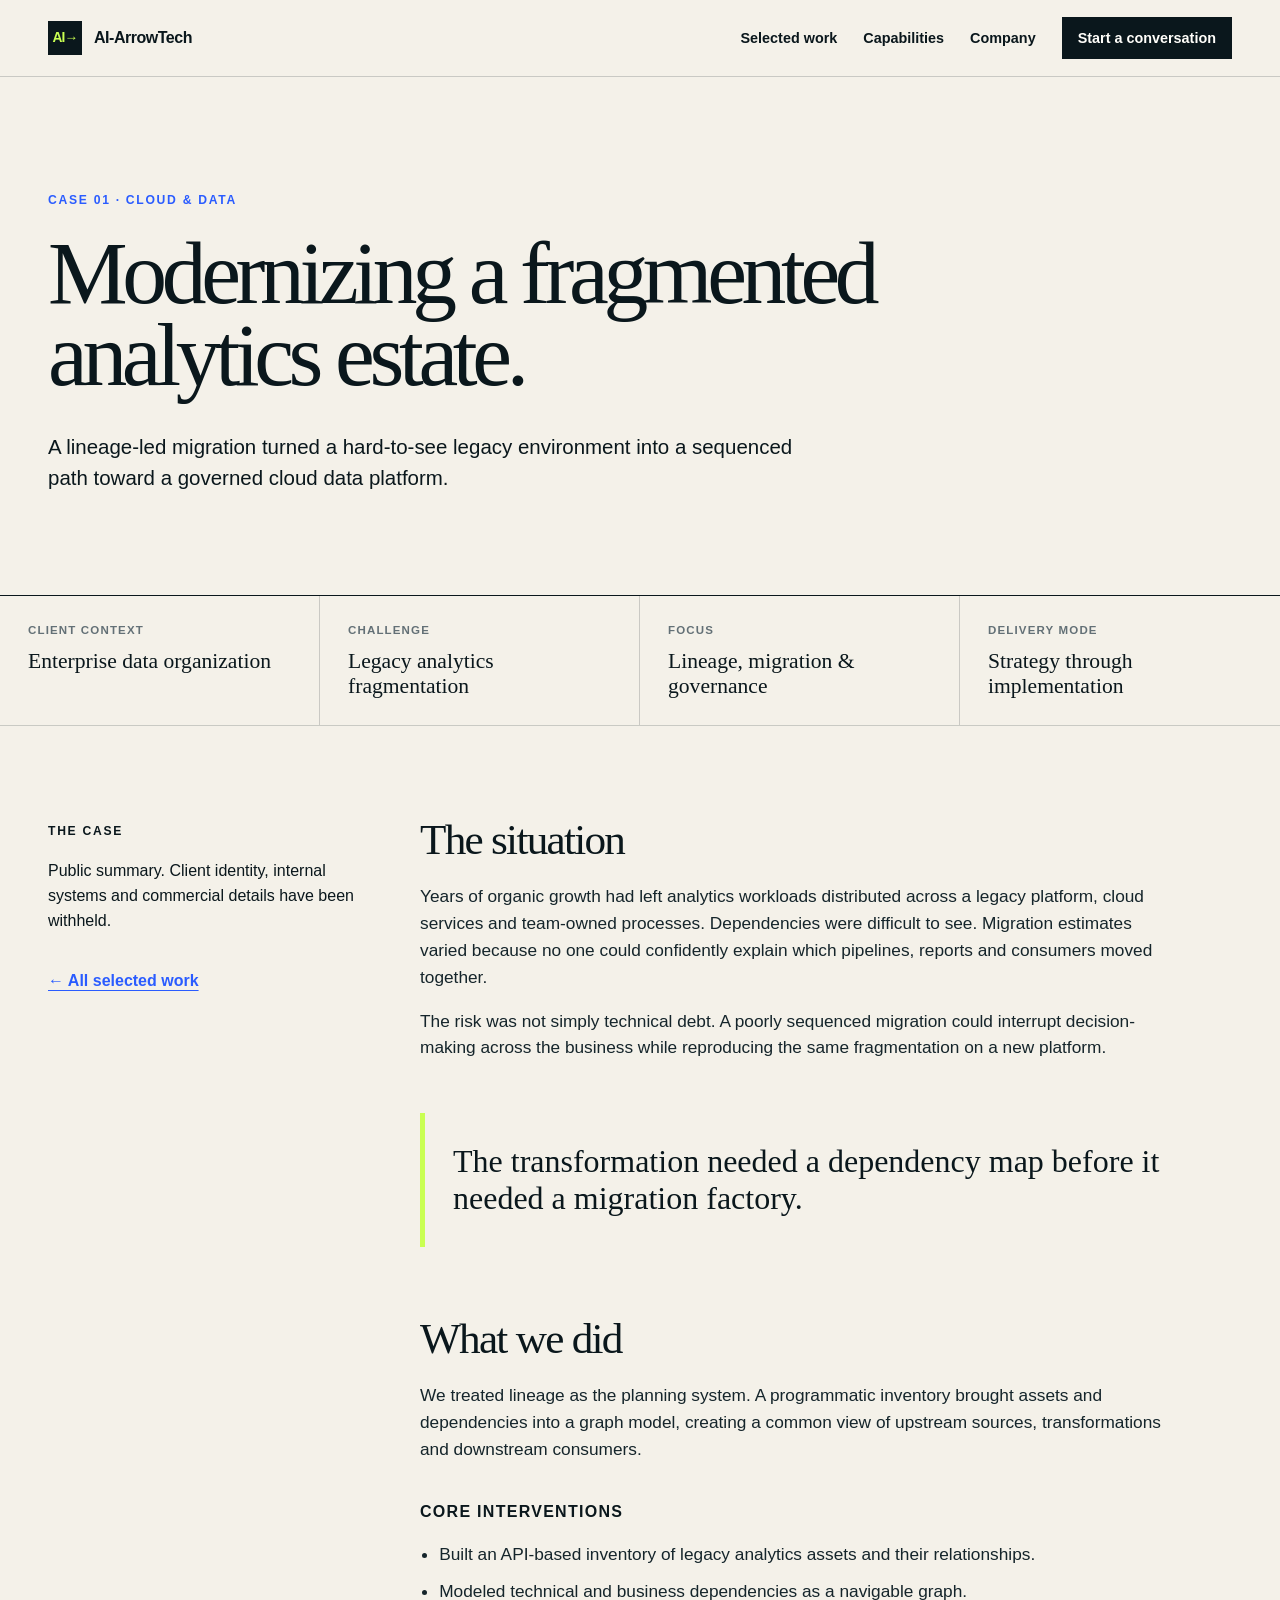
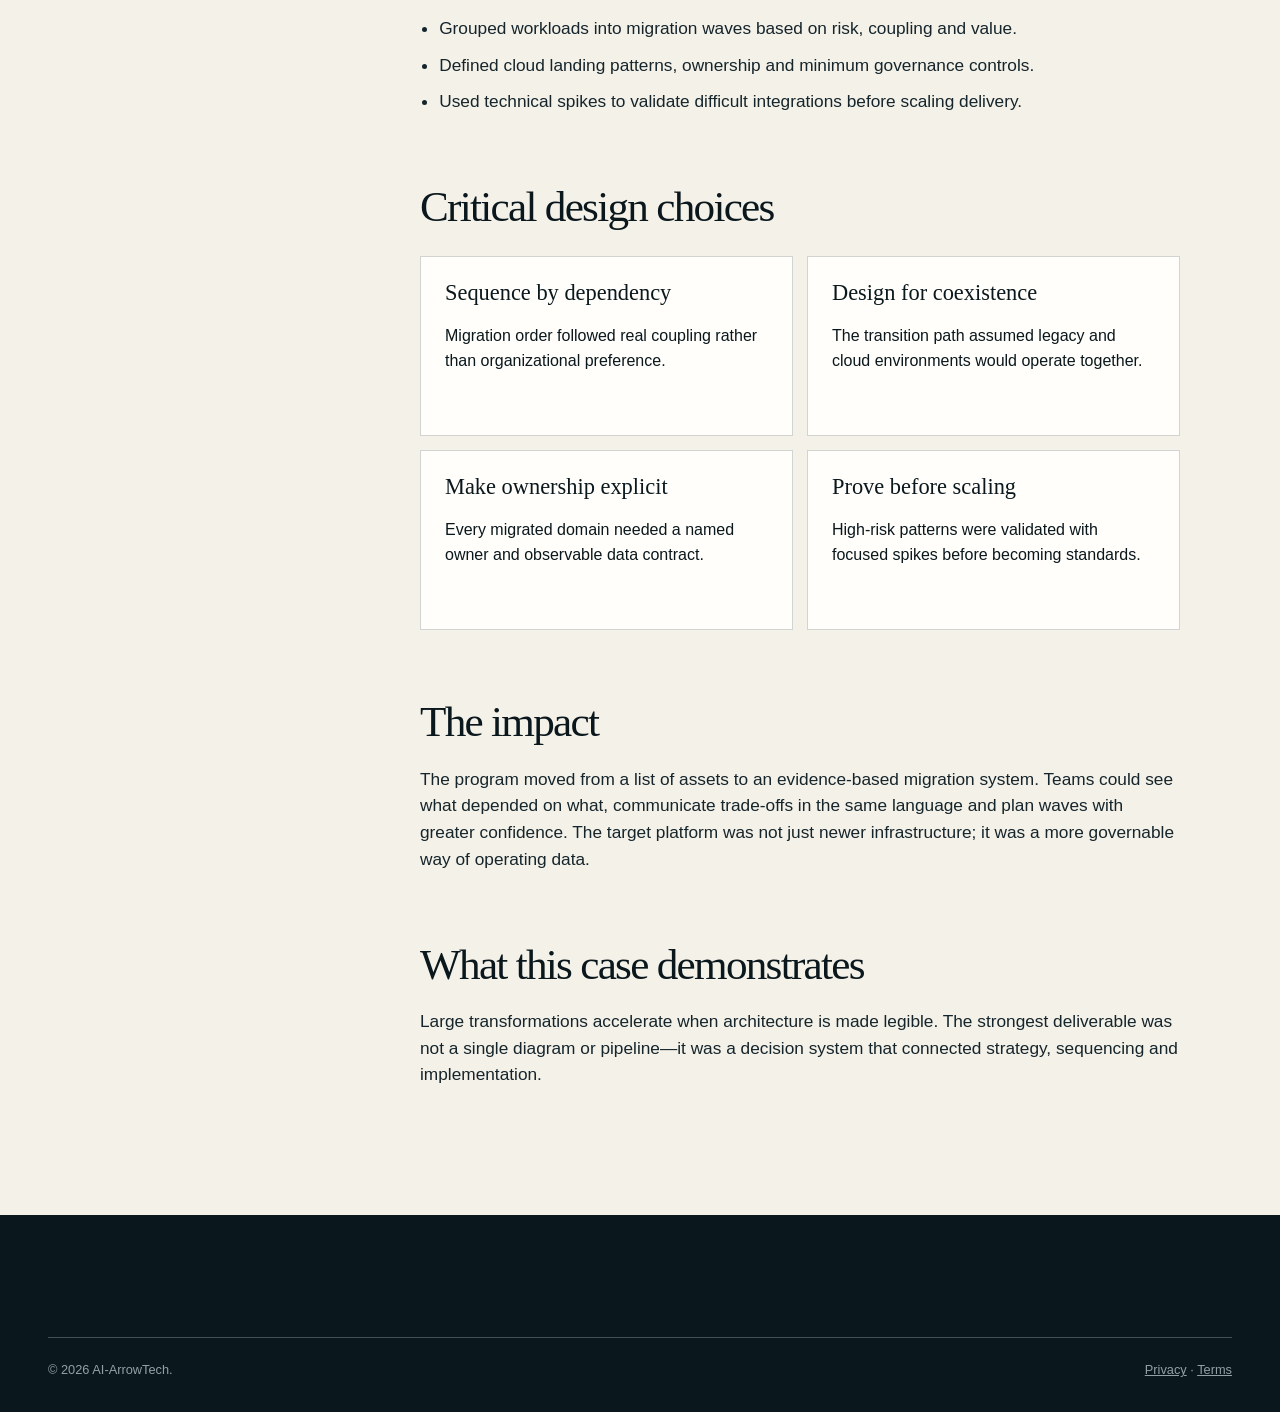
<file: cases/data-platform-modernization.html>
<!doctype html><html lang="en"><head><meta charset="utf-8"><meta name="viewport" content="width=device-width,initial-scale=1"><title>Data Platform Modernization — AI-ArrowTech</title><meta name="description" content="An anonymized case study in lineage-led migration from fragmented legacy analytics to a governed cloud platform."><link rel="icon" href="../favicon.svg"><link rel="stylesheet" href="../styles.css"></head><body>
<a class="skip-link" href="#main">Skip to content</a><header class="site-header"><nav class="nav"><a class="brand" href="../index.html"><span class="brand-mark">AI→</span><span>AI-ArrowTech</span></a><button class="menu-button" aria-expanded="false">Menu</button><div class="nav-links"><a href="../index.html#work">Selected work</a><a href="../index.html#capabilities">Capabilities</a><a href="../company.html">Company</a><a class="nav-cta" href="mailto:contact@ai-arrowtech.com">Start a conversation</a></div></nav></header>
<main id="main"><section class="page-hero"><div class="container"><span class="eyebrow kicker">Case 01 · Cloud & data</span><h1>Modernizing a fragmented analytics estate.</h1><p class="deck">A lineage-led migration turned a hard-to-see legacy environment into a sequenced path toward a governed cloud data platform.</p></div></section><div class="case-strip"><div class="case-stat"><span>Client context</span><strong>Enterprise data organization</strong></div><div class="case-stat"><span>Challenge</span><strong>Legacy analytics fragmentation</strong></div><div class="case-stat"><span>Focus</span><strong>Lineage, migration & governance</strong></div><div class="case-stat"><span>Delivery mode</span><strong>Strategy through implementation</strong></div></div>
<div class="container case-body"><aside class="case-aside"><span class="eyebrow">The case</span><p>Public summary. Client identity, internal systems and commercial details have been withheld.</p><a href="../index.html#work">← All selected work</a></aside><article class="prose">
<h2>The situation</h2><p>Years of organic growth had left analytics workloads distributed across a legacy platform, cloud services and team-owned processes. Dependencies were difficult to see. Migration estimates varied because no one could confidently explain which pipelines, reports and consumers moved together.</p><p>The risk was not simply technical debt. A poorly sequenced migration could interrupt decision-making across the business while reproducing the same fragmentation on a new platform.</p>
<blockquote>The transformation needed a dependency map before it needed a migration factory.</blockquote>
<h2>What we did</h2><p>We treated lineage as the planning system. A programmatic inventory brought assets and dependencies into a graph model, creating a common view of upstream sources, transformations and downstream consumers.</p><h3>Core interventions</h3><ul><li>Built an API-based inventory of legacy analytics assets and their relationships.</li><li>Modeled technical and business dependencies as a navigable graph.</li><li>Grouped workloads into migration waves based on risk, coupling and value.</li><li>Defined cloud landing patterns, ownership and minimum governance controls.</li><li>Used technical spikes to validate difficult integrations before scaling delivery.</li></ul>
<h2>Critical design choices</h2><div class="outcome-grid"><div class="outcome"><strong>Sequence by dependency</strong><span>Migration order followed real coupling rather than organizational preference.</span></div><div class="outcome"><strong>Design for coexistence</strong><span>The transition path assumed legacy and cloud environments would operate together.</span></div><div class="outcome"><strong>Make ownership explicit</strong><span>Every migrated domain needed a named owner and observable data contract.</span></div><div class="outcome"><strong>Prove before scaling</strong><span>High-risk patterns were validated with focused spikes before becoming standards.</span></div></div>
<h2>The impact</h2><p>The program moved from a list of assets to an evidence-based migration system. Teams could see what depended on what, communicate trade-offs in the same language and plan waves with greater confidence. The target platform was not just newer infrastructure; it was a more governable way of operating data.</p><h2>What this case demonstrates</h2><p>Large transformations accelerate when architecture is made legible. The strongest deliverable was not a single diagram or pipeline—it was a decision system that connected strategy, sequencing and implementation.</p>
</article></div></main><footer class="site-footer"><div class="container"><div class="footer-bottom"><span>© <span data-year></span> AI-ArrowTech.</span><span><a href="../privacy.html">Privacy</a> · <a href="../terms.html">Terms</a></span></div></div></footer><script src="../script.js"></script></body></html>
</file>
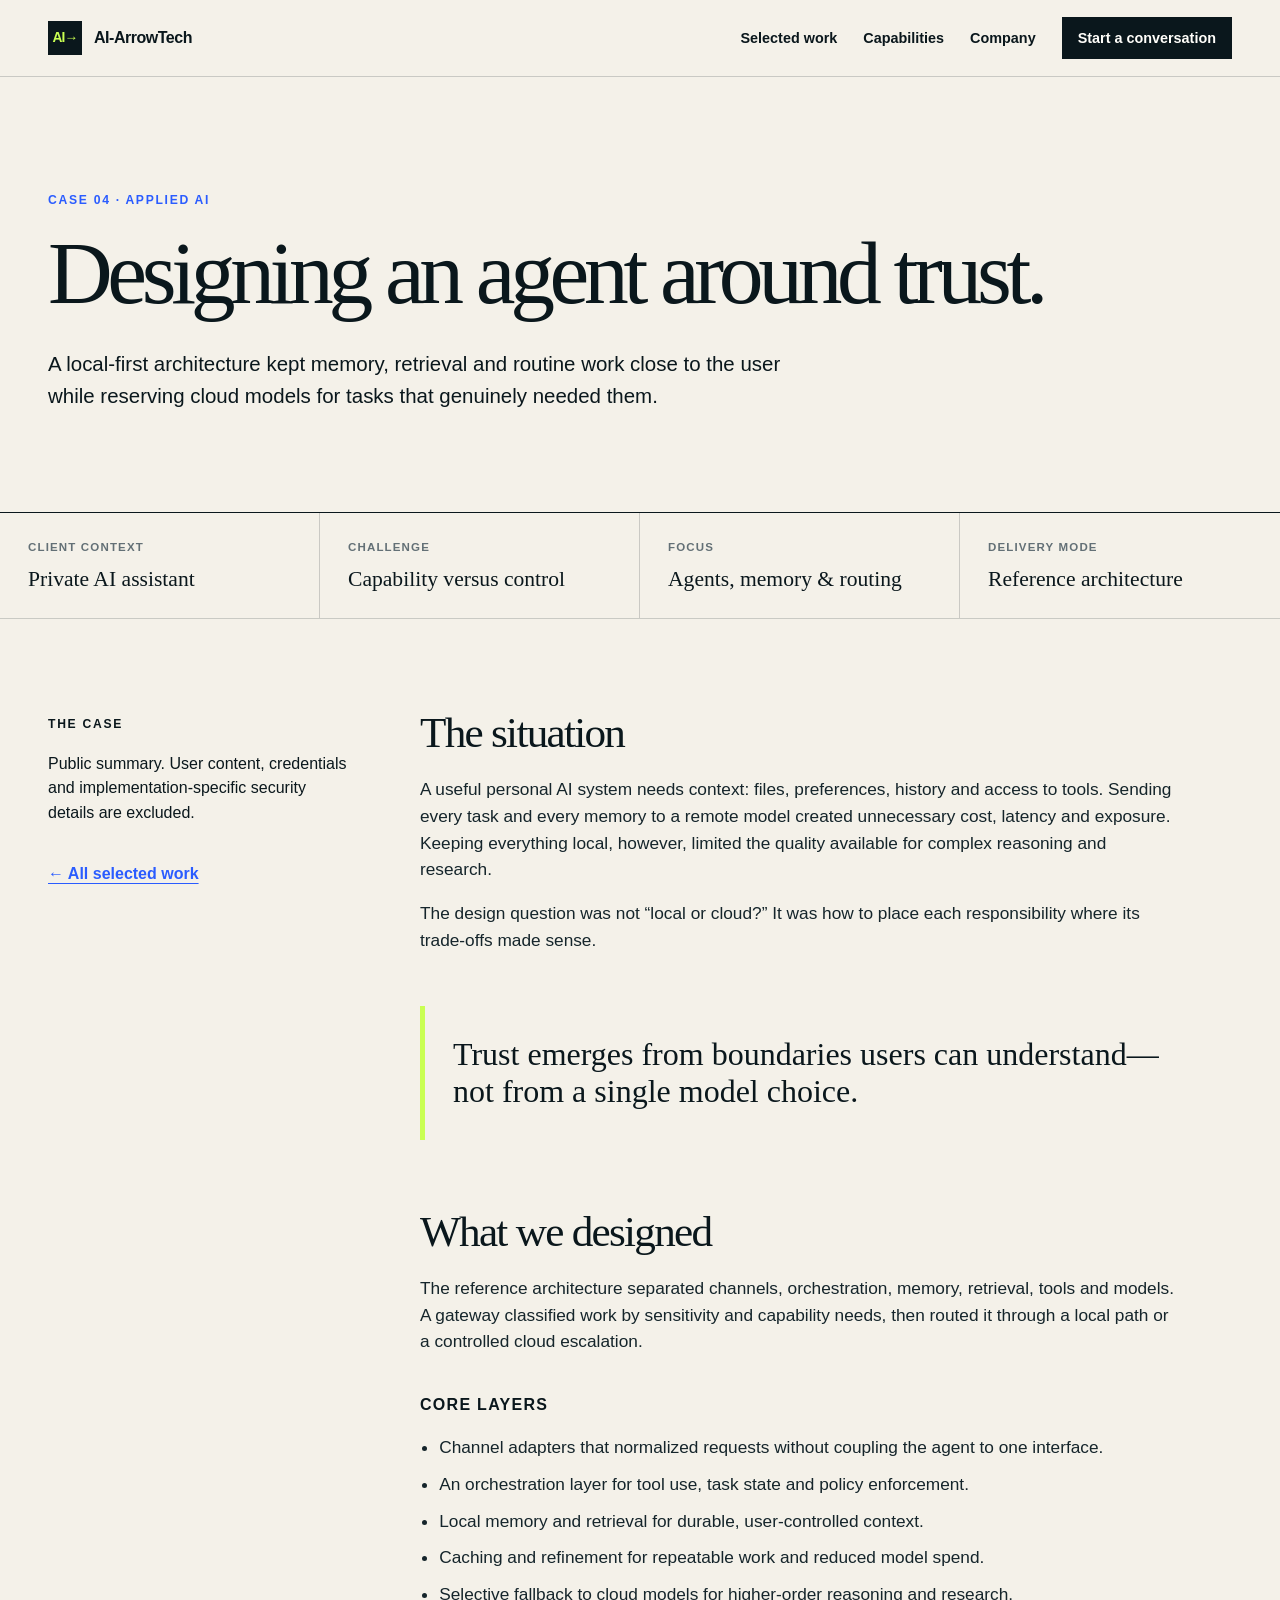
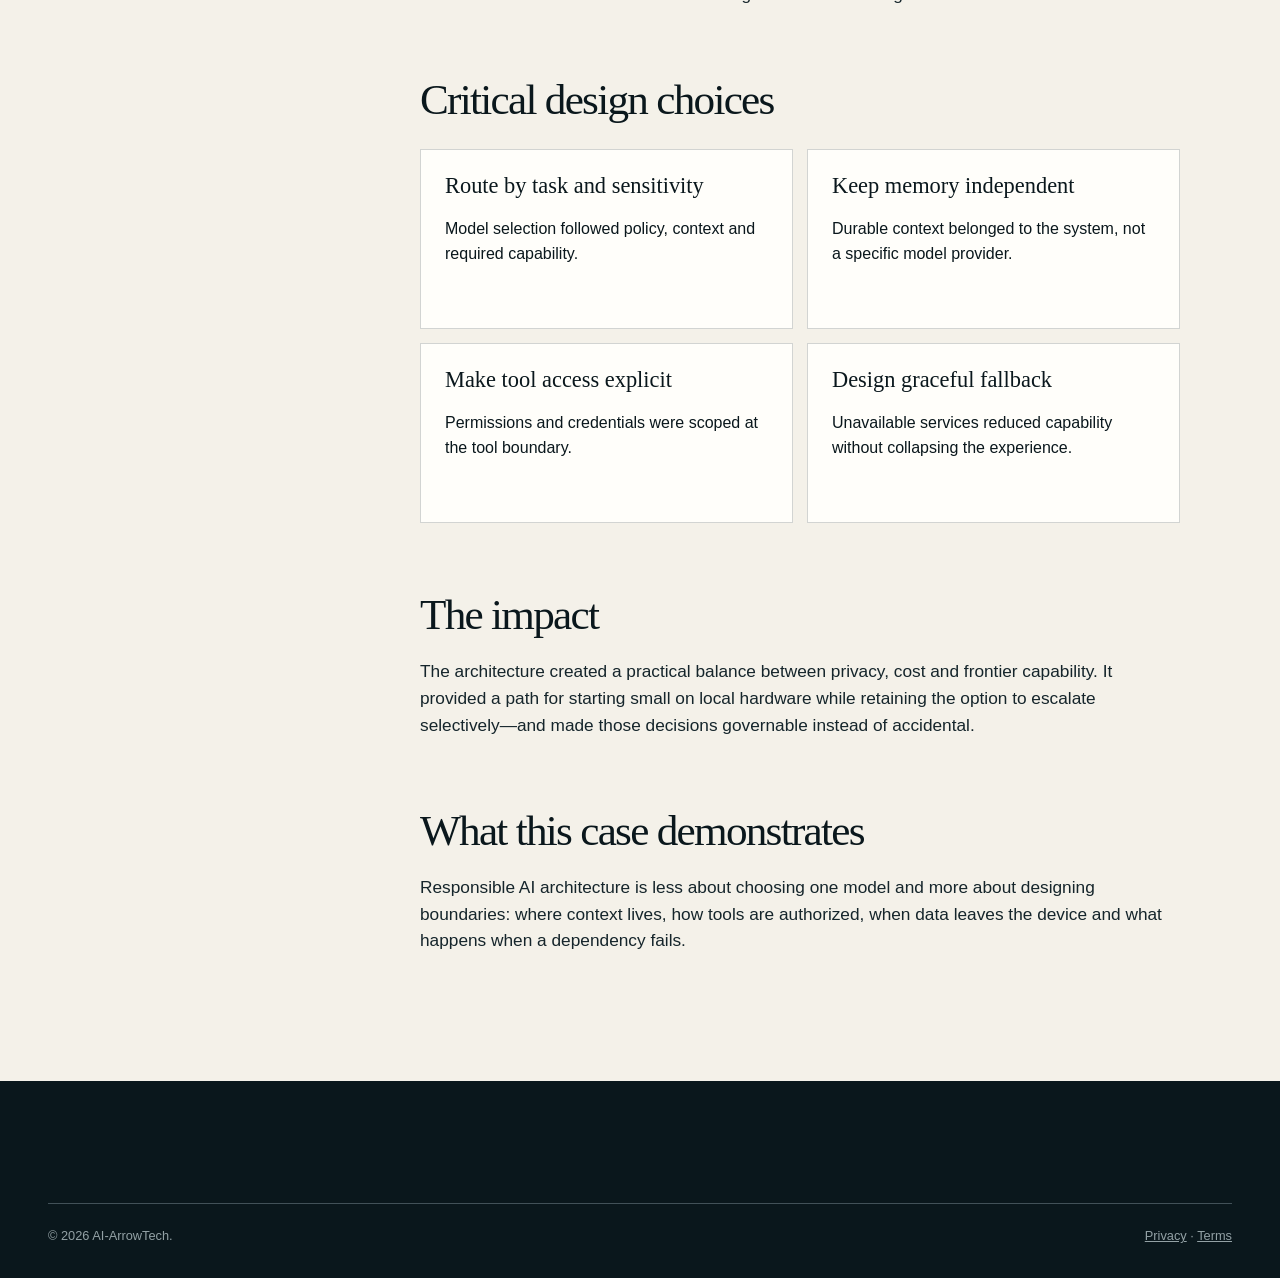
<file: cases/hybrid-agent-architecture.html>
<!doctype html><html lang="en"><head><meta charset="utf-8"><meta name="viewport" content="width=device-width,initial-scale=1"><title>Hybrid Agent Architecture — AI-ArrowTech</title><meta name="description" content="An anonymized case study in a local-first agent architecture with selective cloud model escalation."><link rel="icon" href="../favicon.svg"><link rel="stylesheet" href="../styles.css"></head><body>
<a class="skip-link" href="#main">Skip to content</a><header class="site-header"><nav class="nav"><a class="brand" href="../index.html"><span class="brand-mark">AI→</span><span>AI-ArrowTech</span></a><button class="menu-button" aria-expanded="false">Menu</button><div class="nav-links"><a href="../index.html#work">Selected work</a><a href="../index.html#capabilities">Capabilities</a><a href="../company.html">Company</a><a class="nav-cta" href="mailto:contact@ai-arrowtech.com">Start a conversation</a></div></nav></header>
<main id="main"><section class="page-hero"><div class="container"><span class="eyebrow kicker">Case 04 · Applied AI</span><h1>Designing an agent around trust.</h1><p class="deck">A local-first architecture kept memory, retrieval and routine work close to the user while reserving cloud models for tasks that genuinely needed them.</p></div></section><div class="case-strip"><div class="case-stat"><span>Client context</span><strong>Private AI assistant</strong></div><div class="case-stat"><span>Challenge</span><strong>Capability versus control</strong></div><div class="case-stat"><span>Focus</span><strong>Agents, memory & routing</strong></div><div class="case-stat"><span>Delivery mode</span><strong>Reference architecture</strong></div></div>
<div class="container case-body"><aside class="case-aside"><span class="eyebrow">The case</span><p>Public summary. User content, credentials and implementation-specific security details are excluded.</p><a href="../index.html#work">← All selected work</a></aside><article class="prose">
<h2>The situation</h2><p>A useful personal AI system needs context: files, preferences, history and access to tools. Sending every task and every memory to a remote model created unnecessary cost, latency and exposure. Keeping everything local, however, limited the quality available for complex reasoning and research.</p><p>The design question was not “local or cloud?” It was how to place each responsibility where its trade-offs made sense.</p>
<blockquote>Trust emerges from boundaries users can understand—not from a single model choice.</blockquote>
<h2>What we designed</h2><p>The reference architecture separated channels, orchestration, memory, retrieval, tools and models. A gateway classified work by sensitivity and capability needs, then routed it through a local path or a controlled cloud escalation.</p><h3>Core layers</h3><ul><li>Channel adapters that normalized requests without coupling the agent to one interface.</li><li>An orchestration layer for tool use, task state and policy enforcement.</li><li>Local memory and retrieval for durable, user-controlled context.</li><li>Caching and refinement for repeatable work and reduced model spend.</li><li>Selective fallback to cloud models for higher-order reasoning and research.</li></ul>
<h2>Critical design choices</h2><div class="outcome-grid"><div class="outcome"><strong>Route by task and sensitivity</strong><span>Model selection followed policy, context and required capability.</span></div><div class="outcome"><strong>Keep memory independent</strong><span>Durable context belonged to the system, not a specific model provider.</span></div><div class="outcome"><strong>Make tool access explicit</strong><span>Permissions and credentials were scoped at the tool boundary.</span></div><div class="outcome"><strong>Design graceful fallback</strong><span>Unavailable services reduced capability without collapsing the experience.</span></div></div>
<h2>The impact</h2><p>The architecture created a practical balance between privacy, cost and frontier capability. It provided a path for starting small on local hardware while retaining the option to escalate selectively—and made those decisions governable instead of accidental.</p><h2>What this case demonstrates</h2><p>Responsible AI architecture is less about choosing one model and more about designing boundaries: where context lives, how tools are authorized, when data leaves the device and what happens when a dependency fails.</p>
</article></div></main><footer class="site-footer"><div class="container"><div class="footer-bottom"><span>© <span data-year></span> AI-ArrowTech.</span><span><a href="../privacy.html">Privacy</a> · <a href="../terms.html">Terms</a></span></div></div></footer><script src="../script.js"></script></body></html>
</file>
<file: styles.css>
:root {
  --ink: #0a171c;
  --ink-2: #15252b;
  --paper: #f4f1e9;
  --white: #fffefa;
  --signal: #c9ff52;
  --blue: #2a5cff;
  --muted: #637076;
  --line: rgba(10, 23, 28, 0.18);
  --max: 1240px;
  --serif: Georgia, "Times New Roman", serif;
  --sans: Inter, ui-sans-serif, -apple-system, BlinkMacSystemFont, "Segoe UI", sans-serif;
}

* { box-sizing: border-box; }
html { scroll-behavior: smooth; }
body {
  margin: 0;
  background: var(--paper);
  color: var(--ink);
  font-family: var(--sans);
  font-size: 16px;
  line-height: 1.55;
}
a { color: inherit; }
img { max-width: 100%; }

.skip-link {
  position: absolute;
  left: -999px;
  top: 0;
  padding: .8rem 1rem;
  background: var(--signal);
  z-index: 99;
}
.skip-link:focus { left: 0; }

.site-header {
  position: sticky;
  top: 0;
  z-index: 20;
  background: rgba(244, 241, 233, .94);
  backdrop-filter: blur(14px);
  border-bottom: 1px solid var(--line);
}
.nav {
  max-width: var(--max);
  margin: 0 auto;
  min-height: 76px;
  padding: 0 28px;
  display: flex;
  align-items: center;
  justify-content: space-between;
  gap: 24px;
}
.brand {
  display: inline-flex;
  align-items: center;
  gap: 12px;
  text-decoration: none;
  font-weight: 760;
  letter-spacing: -.03em;
}
.brand-mark {
  width: 34px;
  height: 34px;
  display: grid;
  place-items: center;
  background: var(--ink);
  color: var(--signal);
  font-size: .86rem;
  letter-spacing: -.06em;
}
.nav-links { display: flex; align-items: center; gap: 26px; }
.nav-links a { text-decoration: none; font-size: .9rem; font-weight: 620; }
.nav-links a:hover { text-decoration: underline; text-underline-offset: 5px; }
.nav-cta { padding: 10px 16px; background: var(--ink); color: var(--white) !important; }
.menu-button { display: none; border: 0; background: transparent; font: inherit; font-weight: 700; }

.container { max-width: var(--max); margin: 0 auto; padding-left: 28px; padding-right: 28px; }
.eyebrow { font-size: .76rem; font-weight: 800; letter-spacing: .14em; text-transform: uppercase; }
.kicker { color: var(--blue); }

.hero {
  min-height: 740px;
  display: grid;
  grid-template-columns: 1.5fr .72fr;
  border-bottom: 1px solid var(--line);
}
.hero-main {
  padding: 96px 64px 88px max(28px, calc((100vw - var(--max)) / 2 + 28px));
  display: flex;
  flex-direction: column;
  justify-content: space-between;
}
.hero-side {
  background: var(--ink);
  color: var(--white);
  padding: 96px max(28px, calc((100vw - var(--max)) / 2 + 28px)) 88px 48px;
  display: flex;
  flex-direction: column;
  justify-content: space-between;
}
.hero h1 {
  max-width: 880px;
  margin: 24px 0 42px;
  font: 400 clamp(3.8rem, 7.8vw, 8.2rem)/.89 var(--serif);
  letter-spacing: -.067em;
}
.hero h1 em { font-style: italic; color: var(--blue); }
.hero-intro { max-width: 680px; font-size: clamp(1.08rem, 1.6vw, 1.4rem); }
.hero-actions { display: flex; gap: 14px; flex-wrap: wrap; margin-top: 36px; }
.button {
  display: inline-flex;
  align-items: center;
  justify-content: center;
  gap: 12px;
  padding: 14px 20px;
  border: 1px solid var(--ink);
  text-decoration: none;
  font-weight: 740;
  font-size: .92rem;
  transition: transform .2s ease, background .2s ease, color .2s ease;
}
.button:hover { transform: translateY(-2px); }
.button-primary { background: var(--ink); color: var(--white); }
.button-primary:hover { background: var(--blue); }
.button-ghost { background: transparent; }
.hero-side .number { font: 400 5rem/1 var(--serif); color: var(--signal); }
.hero-side .manifesto { font: 400 clamp(1.5rem, 2.4vw, 2.35rem)/1.12 var(--serif); letter-spacing: -.03em; }
.hero-side .mini { color: #b8c3c5; font-size: .88rem; }

.marquee { background: var(--signal); border-bottom: 1px solid var(--ink); overflow: hidden; }
.marquee-track {
  display: flex;
  width: max-content;
  gap: 38px;
  padding: 14px 0;
  font-weight: 800;
  font-size: .78rem;
  letter-spacing: .12em;
  text-transform: uppercase;
  animation: drift 24s linear infinite;
}
@keyframes drift { to { transform: translateX(-50%); } }
@media (prefers-reduced-motion: reduce) { .marquee-track { animation: none; } }

.section { padding: 112px 0; border-bottom: 1px solid var(--line); }
.section-head {
  display: grid;
  grid-template-columns: .55fr 1.45fr;
  gap: 48px;
  margin-bottom: 64px;
}
.section h2 {
  margin: 0;
  font: 400 clamp(2.7rem, 5vw, 5.8rem)/.98 var(--serif);
  letter-spacing: -.055em;
}
.section-lead { max-width: 720px; font-size: 1.2rem; color: var(--ink-2); }

.case-grid { display: grid; grid-template-columns: repeat(2, 1fr); border-top: 1px solid var(--ink); border-left: 1px solid var(--ink); }
.case-card {
  min-height: 430px;
  padding: 34px;
  border-right: 1px solid var(--ink);
  border-bottom: 1px solid var(--ink);
  text-decoration: none;
  display: flex;
  flex-direction: column;
  justify-content: space-between;
  background: var(--paper);
  transition: background .2s ease, color .2s ease;
}
.case-card:hover { background: var(--ink); color: var(--white); }
.case-card:nth-child(2) { background: var(--white); }
.case-card:nth-child(2):hover { background: var(--blue); }
.case-card:nth-child(3) { background: var(--signal); }
.case-card:nth-child(3):hover { background: var(--ink); }
.case-meta { display: flex; justify-content: space-between; gap: 16px; font-size: .76rem; font-weight: 760; text-transform: uppercase; letter-spacing: .09em; }
.case-card h3 { max-width: 520px; margin: 28px 0; font: 400 clamp(2rem, 3.4vw, 3.6rem)/1 var(--serif); letter-spacing: -.045em; }
.case-card p { max-width: 540px; }
.case-arrow { font-size: 2rem; }

.capabilities { display: grid; grid-template-columns: repeat(4, 1fr); border-top: 1px solid var(--line); }
.capability { padding: 28px 24px 30px 0; border-bottom: 1px solid var(--line); }
.capability + .capability { padding-left: 24px; border-left: 1px solid var(--line); }
.capability .index { color: var(--blue); font-size: .75rem; font-weight: 800; }
.capability h3 { margin: 48px 0 18px; font: 400 1.8rem/1.05 var(--serif); letter-spacing: -.03em; }
.capability p { color: var(--muted); font-size: .95rem; }

.method { background: var(--ink); color: var(--white); }
.method .section-head { align-items: end; }
.method .section-lead { color: #b9c3c6; }
.steps { display: grid; grid-template-columns: repeat(4, 1fr); border-top: 1px solid #425158; }
.step { min-height: 310px; padding: 28px; border-right: 1px solid #425158; }
.step:last-child { border-right: 0; }
.step strong { color: var(--signal); font-size: .75rem; }
.step h3 { margin: 68px 0 18px; font: 400 1.7rem/1.05 var(--serif); }
.step p { color: #b9c3c6; }

.cta-band { padding: 100px 0; background: var(--blue); color: var(--white); }
.cta-row { display: grid; grid-template-columns: 1.4fr .6fr; gap: 60px; align-items: end; }
.cta-band h2 { margin: 0; max-width: 850px; font: 400 clamp(3rem, 6vw, 6.8rem)/.91 var(--serif); letter-spacing: -.06em; }
.cta-band .button { border-color: var(--white); background: var(--white); color: var(--ink); }

.site-footer { padding: 52px 0 32px; background: var(--ink); color: var(--white); }
.footer-grid { display: grid; grid-template-columns: 1.1fr repeat(2, .55fr); gap: 48px; }
.footer-brand { font: 400 2.2rem/1 var(--serif); }
.footer-links { display: grid; gap: 10px; align-content: start; }
.footer-links a { color: #c3cdcf; text-decoration: none; }
.footer-links a:hover { color: var(--signal); }
.footer-bottom { margin-top: 70px; padding-top: 22px; border-top: 1px solid #425158; display: flex; justify-content: space-between; gap: 24px; color: #93a1a5; font-size: .8rem; }

.page-hero { padding: 110px 0 80px; border-bottom: 1px solid var(--ink); }
.page-hero h1 { margin: 20px 0 34px; max-width: 1020px; font: 400 clamp(3.4rem, 7vw, 7.4rem)/.92 var(--serif); letter-spacing: -.06em; }
.page-hero .deck { max-width: 780px; font-size: 1.28rem; }
.case-strip { display: grid; grid-template-columns: repeat(4, 1fr); border-bottom: 1px solid var(--line); }
.case-stat { padding: 26px 28px; border-right: 1px solid var(--line); }
.case-stat:last-child { border-right: 0; }
.case-stat span { display: block; color: var(--muted); font-size: .72rem; font-weight: 800; letter-spacing: .1em; text-transform: uppercase; }
.case-stat strong { display: block; margin-top: 10px; font: 400 1.35rem/1.15 var(--serif); }
.case-body { display: grid; grid-template-columns: .55fr 1.45fr; gap: 64px; padding-top: 92px; padding-bottom: 110px; }
.case-aside { position: sticky; top: 110px; align-self: start; }
.case-aside a { display: inline-block; margin-top: 20px; color: var(--blue); font-weight: 750; text-underline-offset: 4px; }
.prose { max-width: 760px; }
.prose h2 { margin: 70px 0 22px; font: 400 2.7rem/1 var(--serif); letter-spacing: -.04em; }
.prose h2:first-child { margin-top: 0; }
.prose h3 { margin: 38px 0 12px; font-size: 1rem; text-transform: uppercase; letter-spacing: .08em; }
.prose p, .prose li { color: var(--ink-2); font-size: 1.08rem; }
.prose blockquote { margin: 52px 0; padding: 30px 0 30px 28px; border-left: 5px solid var(--signal); font: 400 2rem/1.15 var(--serif); }
.prose ul { padding-left: 1.2rem; }
.prose li { margin: 10px 0; }
.outcome-grid { display: grid; grid-template-columns: repeat(2, 1fr); gap: 14px; margin-top: 28px; }
.outcome { min-height: 180px; padding: 24px; background: var(--white); border: 1px solid var(--line); }
.outcome strong { display: block; margin-bottom: 18px; font: 400 1.4rem/1.1 var(--serif); }

.legal { max-width: 820px; padding-top: 80px; padding-bottom: 110px; }
.legal h1 { font: 400 clamp(3.2rem, 6vw, 6rem)/.95 var(--serif); letter-spacing: -.055em; }
.legal h2 { margin-top: 48px; font: 400 2rem/1 var(--serif); }
.legal p, .legal li { color: var(--ink-2); }
.legal .updated { color: var(--muted); }

@media (max-width: 900px) {
  .menu-button { display: block; }
  .nav-links { display: none; position: absolute; top: 76px; left: 0; right: 0; padding: 24px 28px 30px; background: var(--paper); border-bottom: 1px solid var(--ink); flex-direction: column; align-items: flex-start; }
  .nav-links.open { display: flex; }
  .hero { grid-template-columns: 1fr; }
  .hero-main, .hero-side { padding: 72px 28px; }
  .hero-main { min-height: 660px; }
  .hero-side { min-height: 420px; }
  .section-head, .case-body, .cta-row { grid-template-columns: 1fr; }
  .case-aside { position: static; }
  .capabilities, .steps { grid-template-columns: repeat(2, 1fr); }
  .capability:nth-child(3) { border-left: 0; padding-left: 0; }
  .step:nth-child(2) { border-right: 0; }
  .step:nth-child(-n+2) { border-bottom: 1px solid #425158; }
  .case-strip { grid-template-columns: repeat(2, 1fr); }
  .case-stat:nth-child(2) { border-right: 0; }
  .case-stat:nth-child(-n+2) { border-bottom: 1px solid var(--line); }
}

@media (max-width: 620px) {
  .hero h1 { font-size: 3.45rem; }
  .section { padding: 78px 0; }
  .case-grid, .capabilities, .steps, .outcome-grid, .footer-grid { grid-template-columns: 1fr; }
  .case-card { min-height: 360px; }
  .capability + .capability { padding-left: 0; border-left: 0; }
  .step { min-height: auto; border-right: 0; border-bottom: 1px solid #425158; }
  .footer-bottom { flex-direction: column; }
}
</file>
